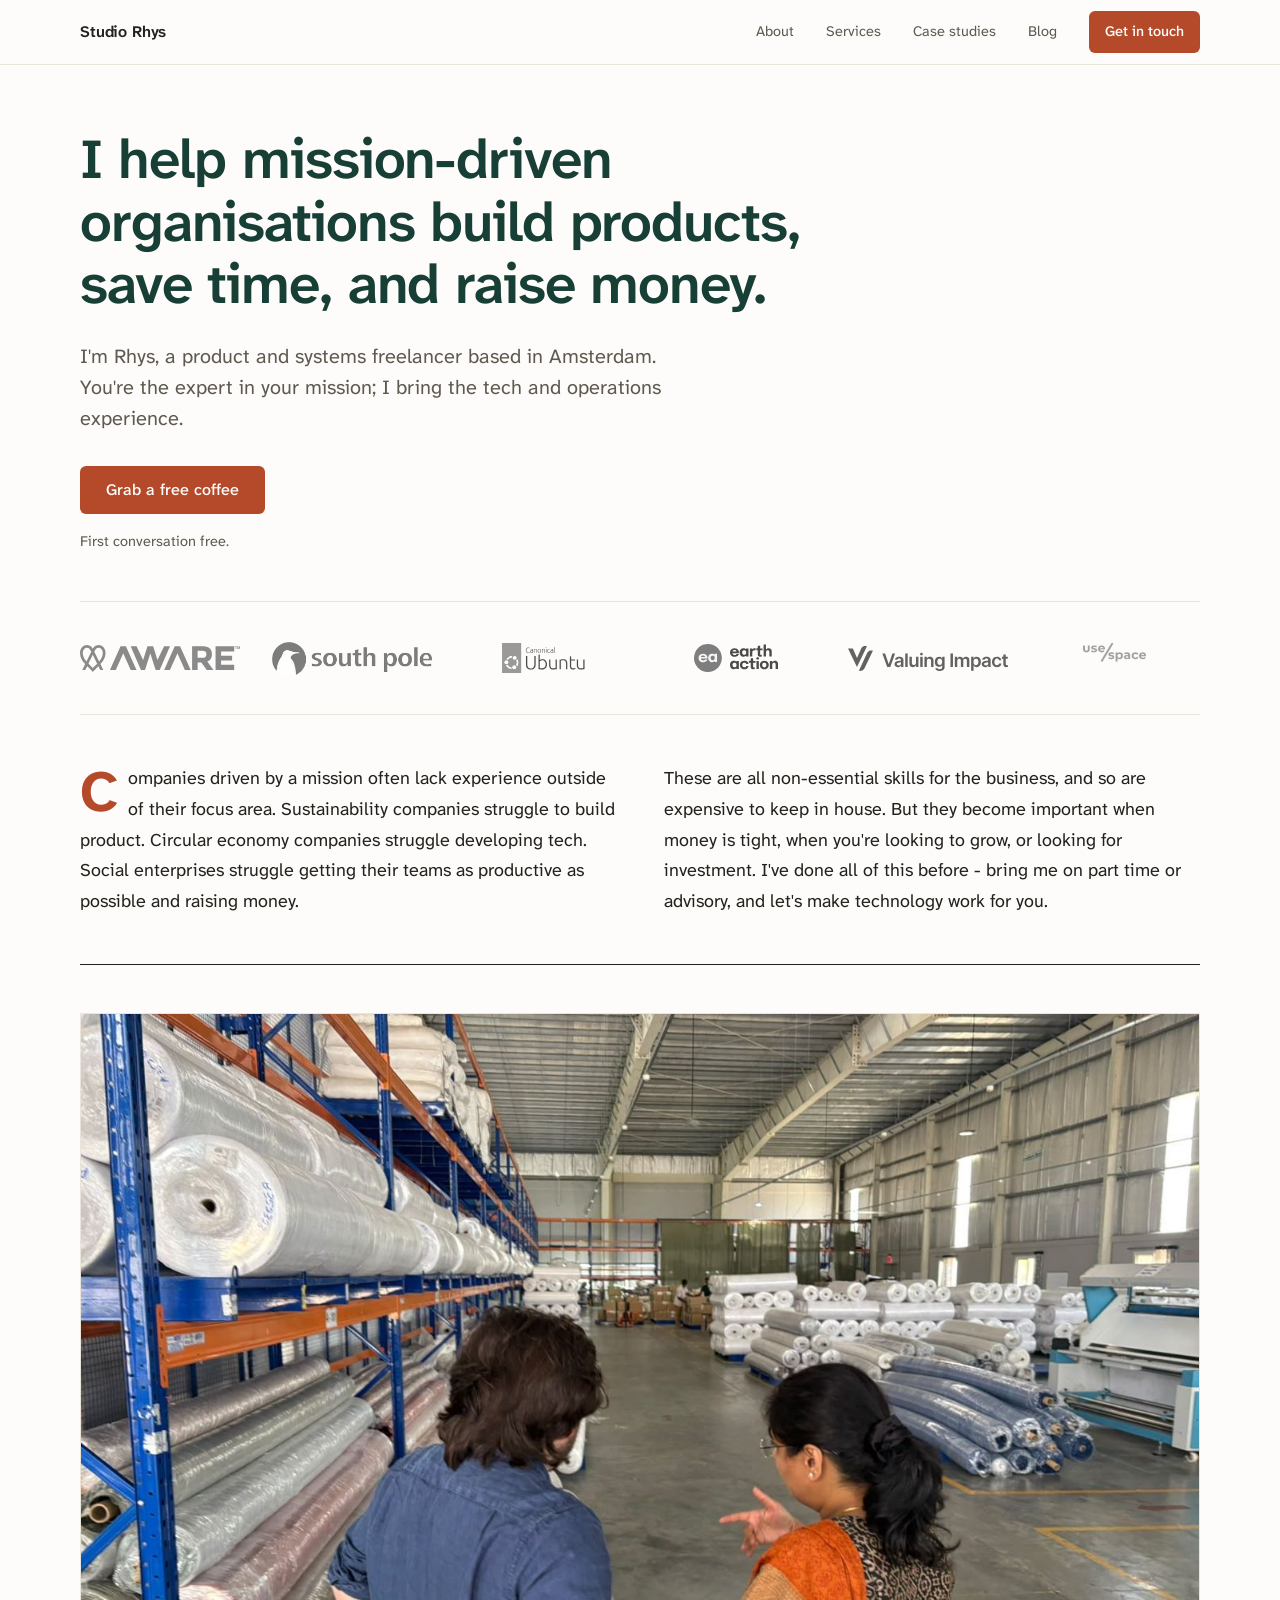
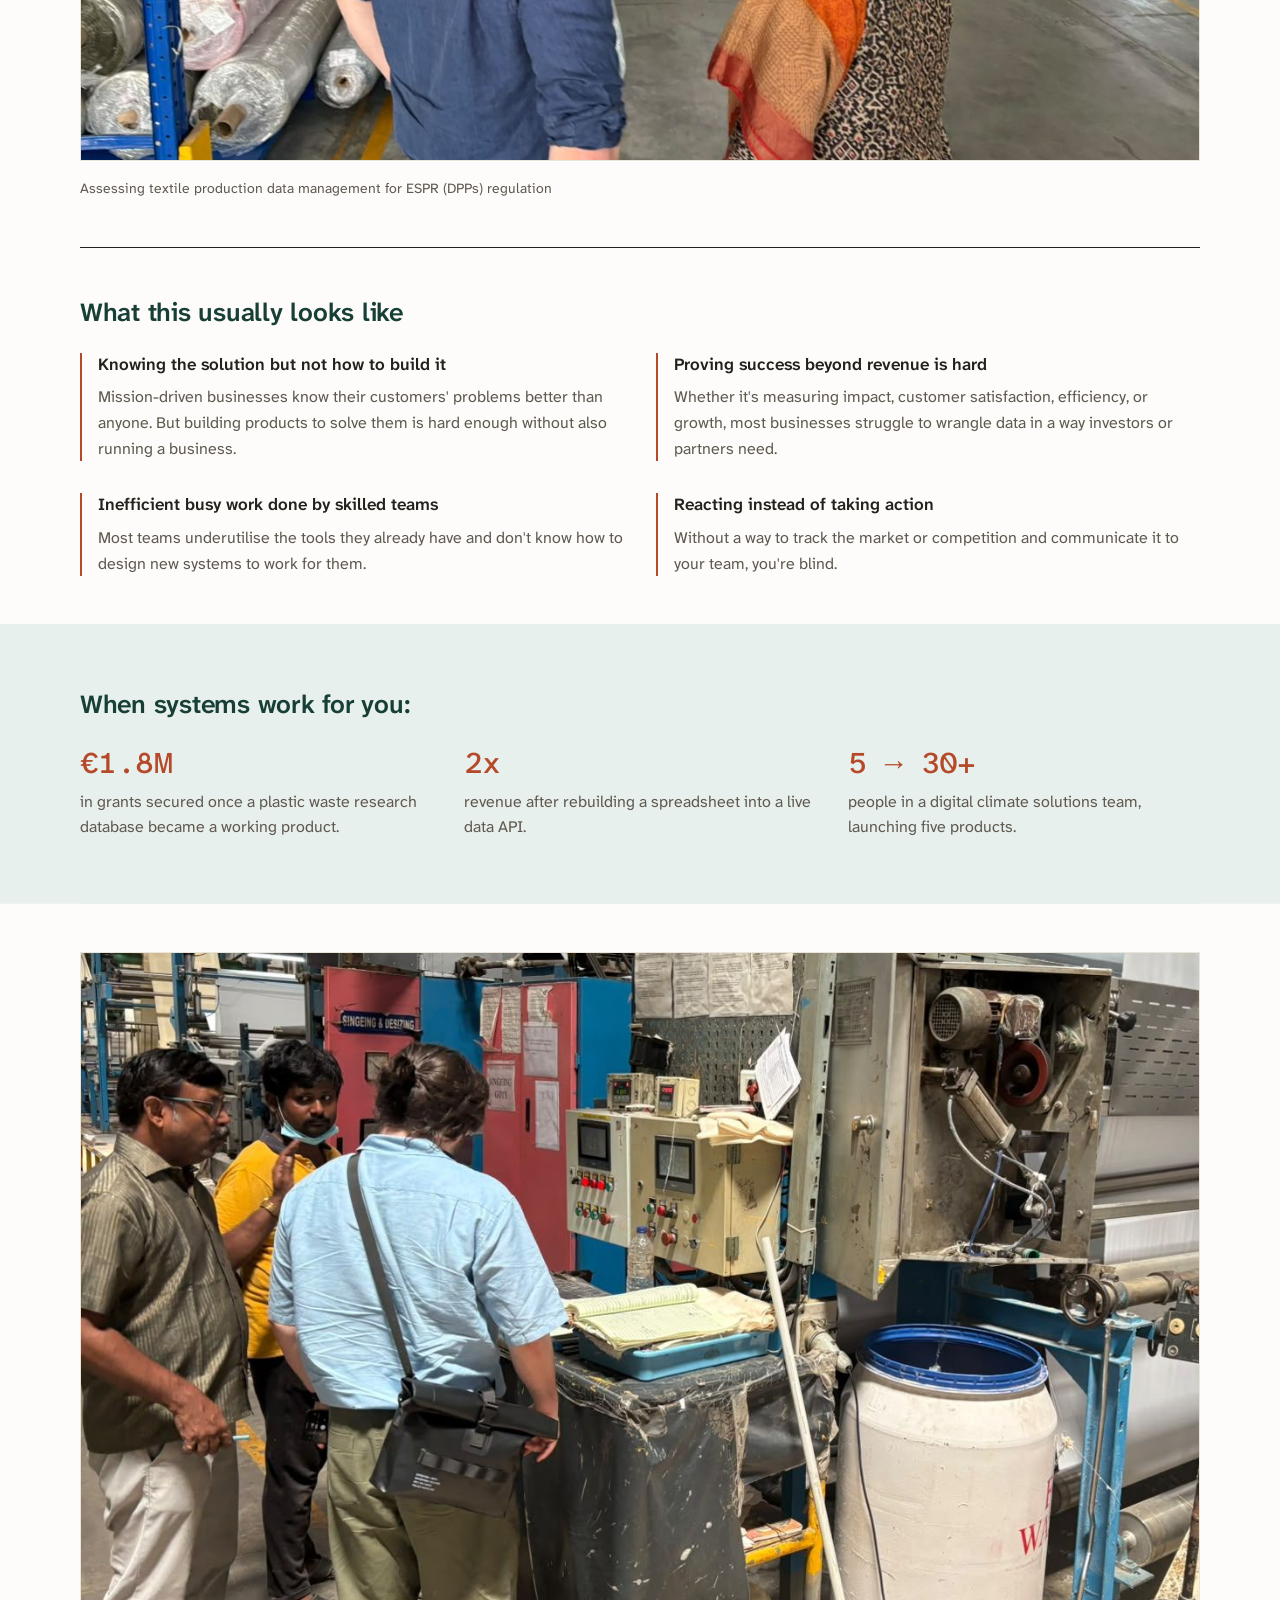
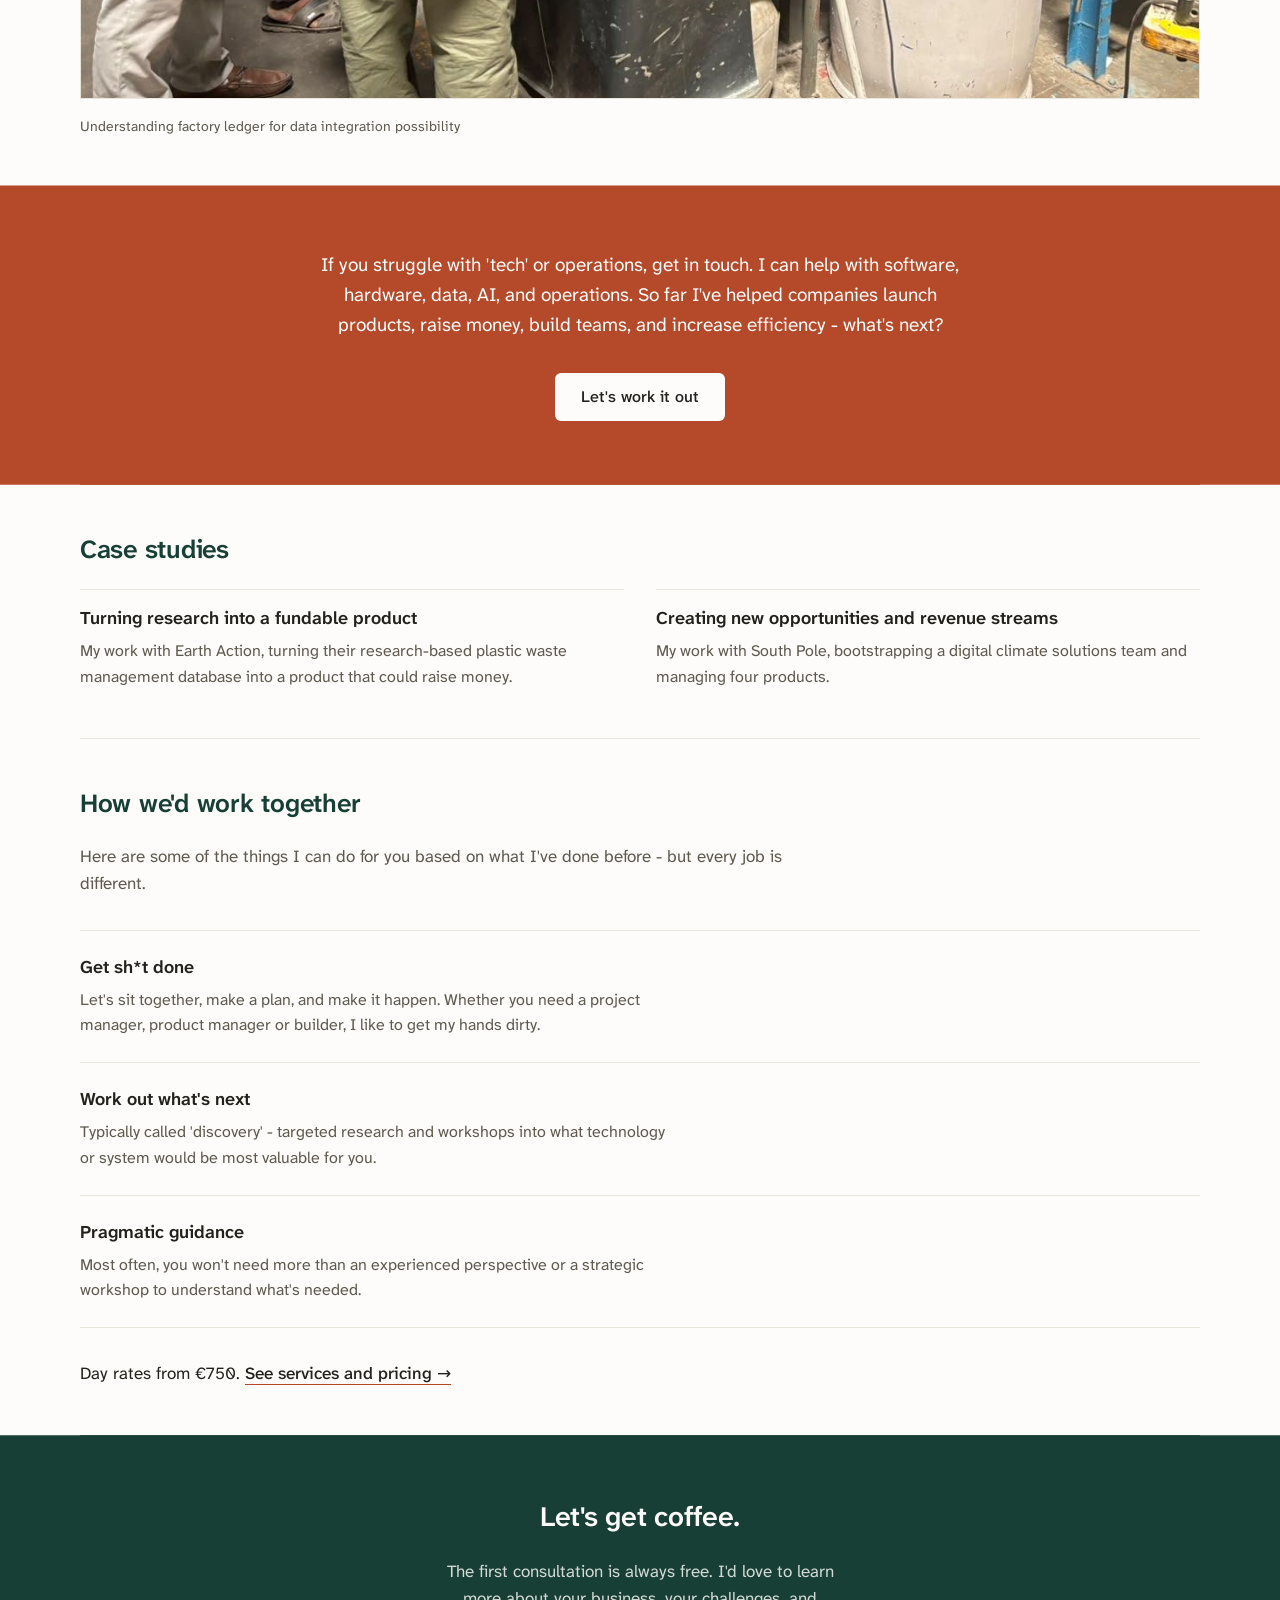
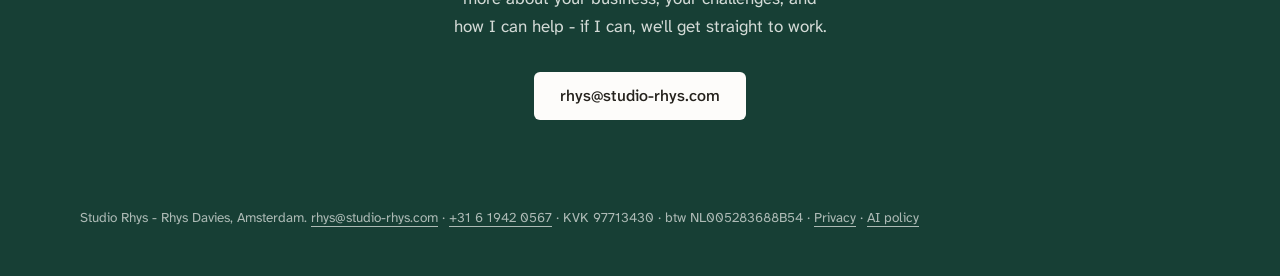
<file: index.html>
<!doctype html>
<html lang="en-GB">
<head>
<meta charset="UTF-8">
<meta name="viewport" content="width=device-width, initial-scale=1">
<title>Studio Rhys - product and systems for mission-driven organisations</title>
<meta name="description" content="I help mission-driven organisations build products, save time, and raise money. Rhys Davies, product and systems freelancer in Amsterdam.">
<link rel="canonical" href="https://studio-rhys.com/">
<link rel="icon" href="/favicon.ico" sizes="any">
<link rel="icon" type="image/png" sizes="32x32" href="/favicon-32.png">
<link rel="apple-touch-icon" href="/apple-touch-icon.png">
<link rel="manifest" href="/site.webmanifest">
<meta name="theme-color" content="#173F35">
<meta property="og:type" content="website">
<meta property="og:site_name" content="Studio Rhys">
<meta property="og:url" content="https://studio-rhys.com/">
<meta property="og:title" content="Studio Rhys - product and systems for mission-driven organisations">
<meta property="og:description" content="I help mission-driven organisations build products, save time, and raise money. Rhys Davies, product and systems freelancer in Amsterdam.">
<meta property="og:image" content="https://studio-rhys.com/og-image-v2.jpg">
<meta property="og:image:width" content="1200">
<meta property="og:image:height" content="627">
<meta property="og:image:alt" content="I help mission-driven organisations build products, save time, and raise money. Studio Rhys, with a photo of Rhys in a textile warehouse.">
<meta name="twitter:card" content="summary_large_image">
<link rel="preload" href="/fonts/atkinson-hyperlegible-next-latin-400-normal.woff2" as="font" type="font/woff2" crossorigin>
<link rel="preload" href="/fonts/atkinson-hyperlegible-next-latin-600-normal.woff2" as="font" type="font/woff2" crossorigin>
<link rel="stylesheet" href="/css/style.css?v=2">
</head>
<body>

<header class="navbar" id="navbar">
  <div class="inner">
    <a class="wordmark" href="/">Studio Rhys</a>
    <button class="menu-toggle" aria-expanded="false" aria-controls="nav-links" onclick="var n=document.getElementById('navbar');var o=n.classList.toggle('open');this.setAttribute('aria-expanded',o);this.textContent=o?'Close':'Menu';">Menu</button>
    <nav class="nav-links" id="nav-links">
      <a href="/about">About</a>
      <a href="/services">Services</a>
      <a href="/#case-studies">Case studies</a>
      <a href="https://rhysthedavies.com" target="_blank" rel="noopener">Blog</a>
      <a class="nav-cta" href="mailto:rhys@studio-rhys.com?subject=Coffee%20with%20Studio%20Rhys">Get in touch</a>
    </nav>
  </div>
</header>

<main class="inner" id="top">

  <section class="hero">
    <h1>I help mission-driven organisations build products, save time, and raise money.</h1>
    <p class="sub">I'm Rhys, a product and systems freelancer based in Amsterdam. You're the expert in your mission; I bring the tech and operations experience.</p>
    <p class="action"><a class="cta" href="mailto:rhys@studio-rhys.com?subject=Coffee%20with%20Studio%20Rhys">Grab a free coffee</a></p>
    <p class="cta-note">First conversation free.</p>
  </section>

  <section class="logos divided">
    <div class="logo-row">
      <div class="logo-slot"><img src="/images/logos/aware.svg" alt="AWARE" loading="lazy" decoding="async"></div>
      <div class="logo-slot"><img src="/images/logos/south-pole.png" alt="South Pole" loading="lazy" decoding="async"></div>
      <div class="logo-slot"><img src="/images/logos/canonical-ubuntu.svg" alt="Canonical Ubuntu" style="max-height:30px" loading="lazy" decoding="async"></div>
      <div class="logo-slot"><img src="/images/logos/earth-action.svg" alt="Earth Action" style="max-height:28px" loading="lazy" decoding="async"></div>
      <div class="logo-slot"><img src="/images/logos/valuing-impact.svg" alt="Valuing Impact" loading="lazy" decoding="async"></div>
      <div class="logo-slot"><img src="/images/logos/usespace.png" alt="UseSpace" style="max-height:30px" loading="lazy" decoding="async"></div>
    </div>
  </section>

  <section class="body-text divided">
    <p class="dropcap">Companies driven by a mission often lack experience outside of their focus area. Sustainability companies struggle to build product. Circular economy companies struggle developing tech. Social enterprises struggle getting their teams as productive as possible and raising money.</p>
    <p>These are all non-essential skills for the business, and so are expensive to keep in house. But they become important when money is tight, when you're looking to grow, or looking for investment. I've done all of this before - bring me on part time or advisory, and let's make technology work for you.</p>
  </section>

  <section class="plate-section">
    <div class="plate"><div class="plate-frame">
      <img src="/images/warehouse-1400.jpg" srcset="/images/warehouse-800.jpg 800w, /images/warehouse-1400.jpg 1400w" sizes="(min-width: 1168px) 1120px, calc(100vw - 48px)" width="1400" height="1050" alt="Rhys being walked through a textile warehouse, rows of fabric rolls on racking either side" loading="lazy" decoding="async">
    </div>
    <p class="photo-cap">Assessing textile production data management for ESPR (DPPs) regulation</p></div>
  </section>

  <section>
    <h2>What this usually looks like</h2>
    <div class="grid grid-2">
      <div class="finding"><h3>Knowing the solution but not how to build it</h3><p>Mission-driven businesses know their customers' problems better than anyone. But building products to solve them is hard enough without also running a business.</p></div>
      <div class="finding"><h3>Proving success beyond revenue is hard</h3><p>Whether it's measuring impact, customer satisfaction, efficiency, or growth, most businesses struggle to wrangle data in a way investors or partners need.</p></div>
      <div class="finding"><h3>Inefficient busy work done by skilled teams</h3><p>Most teams underutilise the tools they already have and don't know how to design new systems to work for them.</p></div>
      <div class="finding"><h3>Reacting instead of taking action</h3><p>Without a way to track the market or competition and communicate it to your team, you're blind.</p></div>
    </div>
  </section>

  <section class="divided band band-tint">
    <h2>When systems work for you:</h2>
    <div class="grid grid-3">
      <div class="track-item"><p class="fig">€1.8M</p><p>in grants secured once a plastic waste research database became a working product.</p></div>
      <div class="track-item"><p class="fig">2x</p><p>revenue after rebuilding a spreadsheet into a live data API.</p></div>
      <div class="track-item"><p class="fig">5 → 30+</p><p>people in a digital climate solutions team, launching five products.</p></div>
    </div>
  </section>

  <section class="plate-section">
    <div class="plate"><div class="plate-frame">
      <img src="/images/factory-ledger-1400.jpg" srcset="/images/factory-ledger-800.jpg 800w, /images/factory-ledger-1400.jpg 1280w" sizes="(min-width: 1168px) 1120px, calc(100vw - 48px)" width="1280" height="960" alt="Rhys with two machine operators at a finishing line control panel, a handwritten production log open on the bench" loading="lazy" decoding="async">
    </div>
    <p class="photo-cap">Understanding factory ledger for data integration possibility</p></div>
  </section>

  <section class="mid-cta centred band band-solid">
    <p>If you struggle with 'tech' or operations, get in touch. I can help with software, hardware, data, AI, and operations. So far I've helped companies launch products, raise money, build teams, and increase efficiency - what's next?</p>
    <p class="action"><a class="cta" href="mailto:rhys@studio-rhys.com?subject=Coffee%20with%20Studio%20Rhys">Let's work it out</a></p>
  </section>

  <section class="divided" id="case-studies">
    <h2>Case studies</h2>
    <div class="grid grid-2">
      <div class="work-card">
        <h3>Turning research into a fundable product</h3>
        <p>My work with Earth Action, turning their research-based plastic waste management database into a product that could raise money.</p>
      </div>
      <div class="work-card">
        <h3>Creating new opportunities and revenue streams</h3>
        <p>My work with South Pole, bootstrapping a digital climate solutions team and managing four products.</p>
      </div>
    </div>
    <!-- Read more link returns when the case studies page exists: <a class="text-link" href="/case-studies">Read more →</a> -->
  </section>

  <section class="divided" id="how-we-work">
    <h2>How we'd work together</h2>
    <p class="lede">Here are some of the things I can do for you based on what I've done before - but every job is different.</p>
    <div class="rows">
      <div class="term-row"><h3>Get sh*t done</h3><p>Let's sit together, make a plan, and make it happen. Whether you need a project manager, product manager or builder, I like to get my hands dirty.</p></div>
      <div class="term-row"><h3>Work out what's next</h3><p>Typically called 'discovery' - targeted research and workshops into what technology or system would be most valuable for you.</p></div>
      <div class="term-row"><h3>Pragmatic guidance</h3><p>Most often, you won't need more than an experienced perspective or a strategic workshop to understand what's needed.</p></div>
    </div>
    <p class="action">Day rates from €750. <a class="text-link" href="/services#ways-to-work">See services and pricing →</a></p>
  </section>

  <section class="close divided band band-dark">
    <h2>Let's get coffee.</h2>
    <p>The first consultation is always free. I'd love to learn more about your business, your challenges, and how I can help - if I can, we'll get straight to work.</p>
    <p class="action"><a class="cta" href="mailto:rhys@studio-rhys.com?subject=Coffee%20with%20Studio%20Rhys">rhys@studio-rhys.com</a></p>
  </section>
</main>

<footer>
  <div class="inner">Studio Rhys - Rhys Davies, Amsterdam. <a href="mailto:rhys@studio-rhys.com">rhys@studio-rhys.com</a> · <a href="tel:+31619420567">+31 6 1942 0567</a> · KVK 97713430 · btw NL005283688B54 · <a href="/privacy">Privacy</a> · <a href="/ai">AI policy</a></div>
</footer>
<!-- 100% privacy-first analytics -->
<script async src="https://scripts.simpleanalyticscdn.com/latest.js"></script>
</body>
</html>
</file>
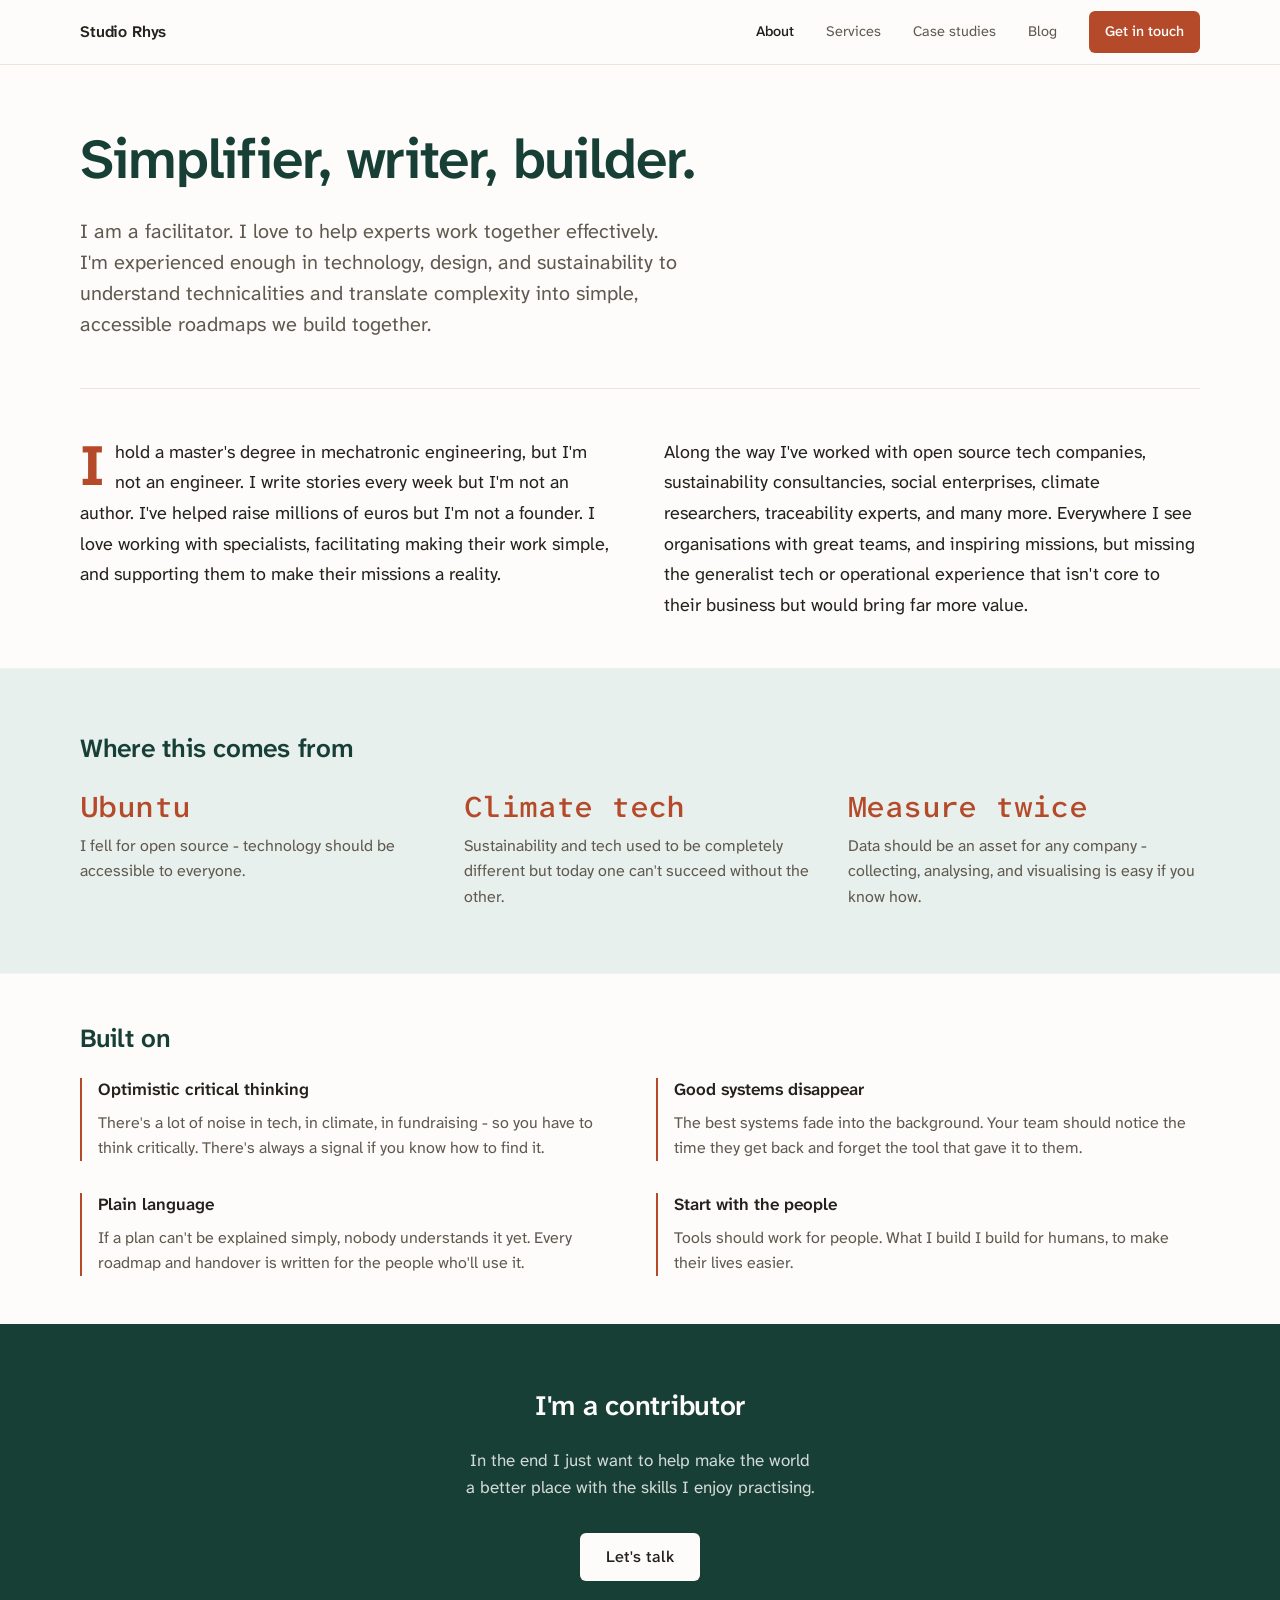
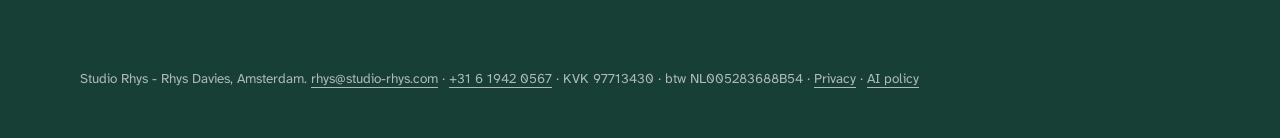
<file: about.html>
<!doctype html>
<html lang="en-GB">
<head>
<meta charset="UTF-8">
<meta name="viewport" content="width=device-width, initial-scale=1">
<title>About - Studio Rhys</title>
<meta name="description" content="Simplifier, writer, builder. Rhys Davies helps experts in mission-driven organisations work together and turn complexity into simple roadmaps.">
<link rel="canonical" href="https://studio-rhys.com/about">
<link rel="icon" href="/favicon.ico" sizes="any">
<link rel="icon" type="image/png" sizes="32x32" href="/favicon-32.png">
<link rel="apple-touch-icon" href="/apple-touch-icon.png">
<link rel="manifest" href="/site.webmanifest">
<meta name="theme-color" content="#173F35">
<meta property="og:type" content="website">
<meta property="og:site_name" content="Studio Rhys">
<meta property="og:url" content="https://studio-rhys.com/about">
<meta property="og:title" content="About - Studio Rhys">
<meta property="og:description" content="Simplifier, writer, builder. Rhys Davies helps experts in mission-driven organisations work together and turn complexity into simple roadmaps.">
<meta property="og:image" content="https://studio-rhys.com/og-image-v2.jpg">
<meta property="og:image:width" content="1200">
<meta property="og:image:height" content="627">
<meta property="og:image:alt" content="I help mission-driven organisations build products, save time, and raise money. Studio Rhys, with a photo of Rhys in a textile warehouse.">
<meta name="twitter:card" content="summary_large_image">
<link rel="preload" href="/fonts/atkinson-hyperlegible-next-latin-400-normal.woff2" as="font" type="font/woff2" crossorigin>
<link rel="preload" href="/fonts/atkinson-hyperlegible-next-latin-600-normal.woff2" as="font" type="font/woff2" crossorigin>
<link rel="stylesheet" href="/css/style.css?v=2">
</head>
<body>

<header class="navbar" id="navbar">
  <div class="inner">
    <a class="wordmark" href="/">Studio Rhys</a>
    <button class="menu-toggle" aria-expanded="false" aria-controls="nav-links" onclick="var n=document.getElementById('navbar');var o=n.classList.toggle('open');this.setAttribute('aria-expanded',o);this.textContent=o?'Close':'Menu';">Menu</button>
    <nav class="nav-links" id="nav-links">
      <a href="/about" aria-current="page">About</a>
      <a href="/services">Services</a>
      <a href="/#case-studies">Case studies</a>
      <a href="https://rhysthedavies.com" target="_blank" rel="noopener">Blog</a>
      <a class="nav-cta" href="mailto:rhys@studio-rhys.com?subject=Coffee%20with%20Studio%20Rhys">Get in touch</a>
    </nav>
  </div>
</header>

<main class="inner" id="top">

  <section class="hero">
    <h1>Simplifier, writer, builder.</h1>
    <p class="sub">I am a facilitator. I love to help experts work together effectively. I'm experienced enough in technology, design, and sustainability to understand technicalities and translate complexity into simple, accessible roadmaps we build together.</p>
  </section>

  <section class="body-text divided">
    <p class="dropcap">I hold a master's degree in mechatronic engineering, but I'm not an engineer. I write stories every week but I'm not an author. I've helped raise millions of euros but I'm not a founder. I love working with specialists, facilitating making their work simple, and supporting them to make their missions a reality.</p>
    <p>Along the way I've worked with open source tech companies, sustainability consultancies, social enterprises, climate researchers, traceability experts, and many more. Everywhere I see organisations with great teams, and inspiring missions, but missing the generalist tech or operational experience that isn't core to their business but would bring far more value.</p>
  </section>

  <section class="divided band band-tint">
    <h2>Where this comes from</h2>
    <div class="grid grid-3">
      <div class="track-item"><p class="fig">Ubuntu</p><p>I fell for open source - technology should be accessible to everyone.</p></div>
      <div class="track-item"><p class="fig">Climate tech</p><p>Sustainability and tech used to be completely different but today one can't succeed without the other.</p></div>
      <div class="track-item"><p class="fig">Measure twice</p><p>Data should be an asset for any company - collecting, analysing, and visualising is easy if you know how.</p></div>
    </div>
  </section>

  <section>
    <h2>Built on</h2>
    <div class="grid grid-2">
      <div class="finding"><h3>Optimistic critical thinking</h3><p>There's a lot of noise in tech, in climate, in fundraising - so you have to think critically. There's always a signal if you know how to find it.</p></div>
      <div class="finding"><h3>Good systems disappear</h3><p>The best systems fade into the background. Your team should notice the time they get back and forget the tool that gave it to them.</p></div>
      <div class="finding"><h3>Plain language</h3><p>If a plan can't be explained simply, nobody understands it yet. Every roadmap and handover is written for the people who'll use it.</p></div>
      <div class="finding"><h3>Start with the people</h3><p>Tools should work for people. What I build I build for humans, to make their lives easier.</p></div>
    </div>
  </section>

  <section class="close divided band band-dark">
    <h2>I'm a contributor</h2>
    <p>In the end I just want to help make the world a better place with the skills I enjoy practising.</p>
    <p class="action"><a class="cta" href="mailto:rhys@studio-rhys.com?subject=Coffee%20with%20Studio%20Rhys">Let's talk</a></p>
  </section>
</main>

<footer>
  <div class="inner">Studio Rhys - Rhys Davies, Amsterdam. <a href="mailto:rhys@studio-rhys.com">rhys@studio-rhys.com</a> · <a href="tel:+31619420567">+31 6 1942 0567</a> · KVK 97713430 · btw NL005283688B54 · <a href="/privacy">Privacy</a> · <a href="/ai">AI policy</a></div>
</footer>
<!-- 100% privacy-first analytics -->
<script async src="https://scripts.simpleanalyticscdn.com/latest.js"></script>
</body>
</html>
</file>
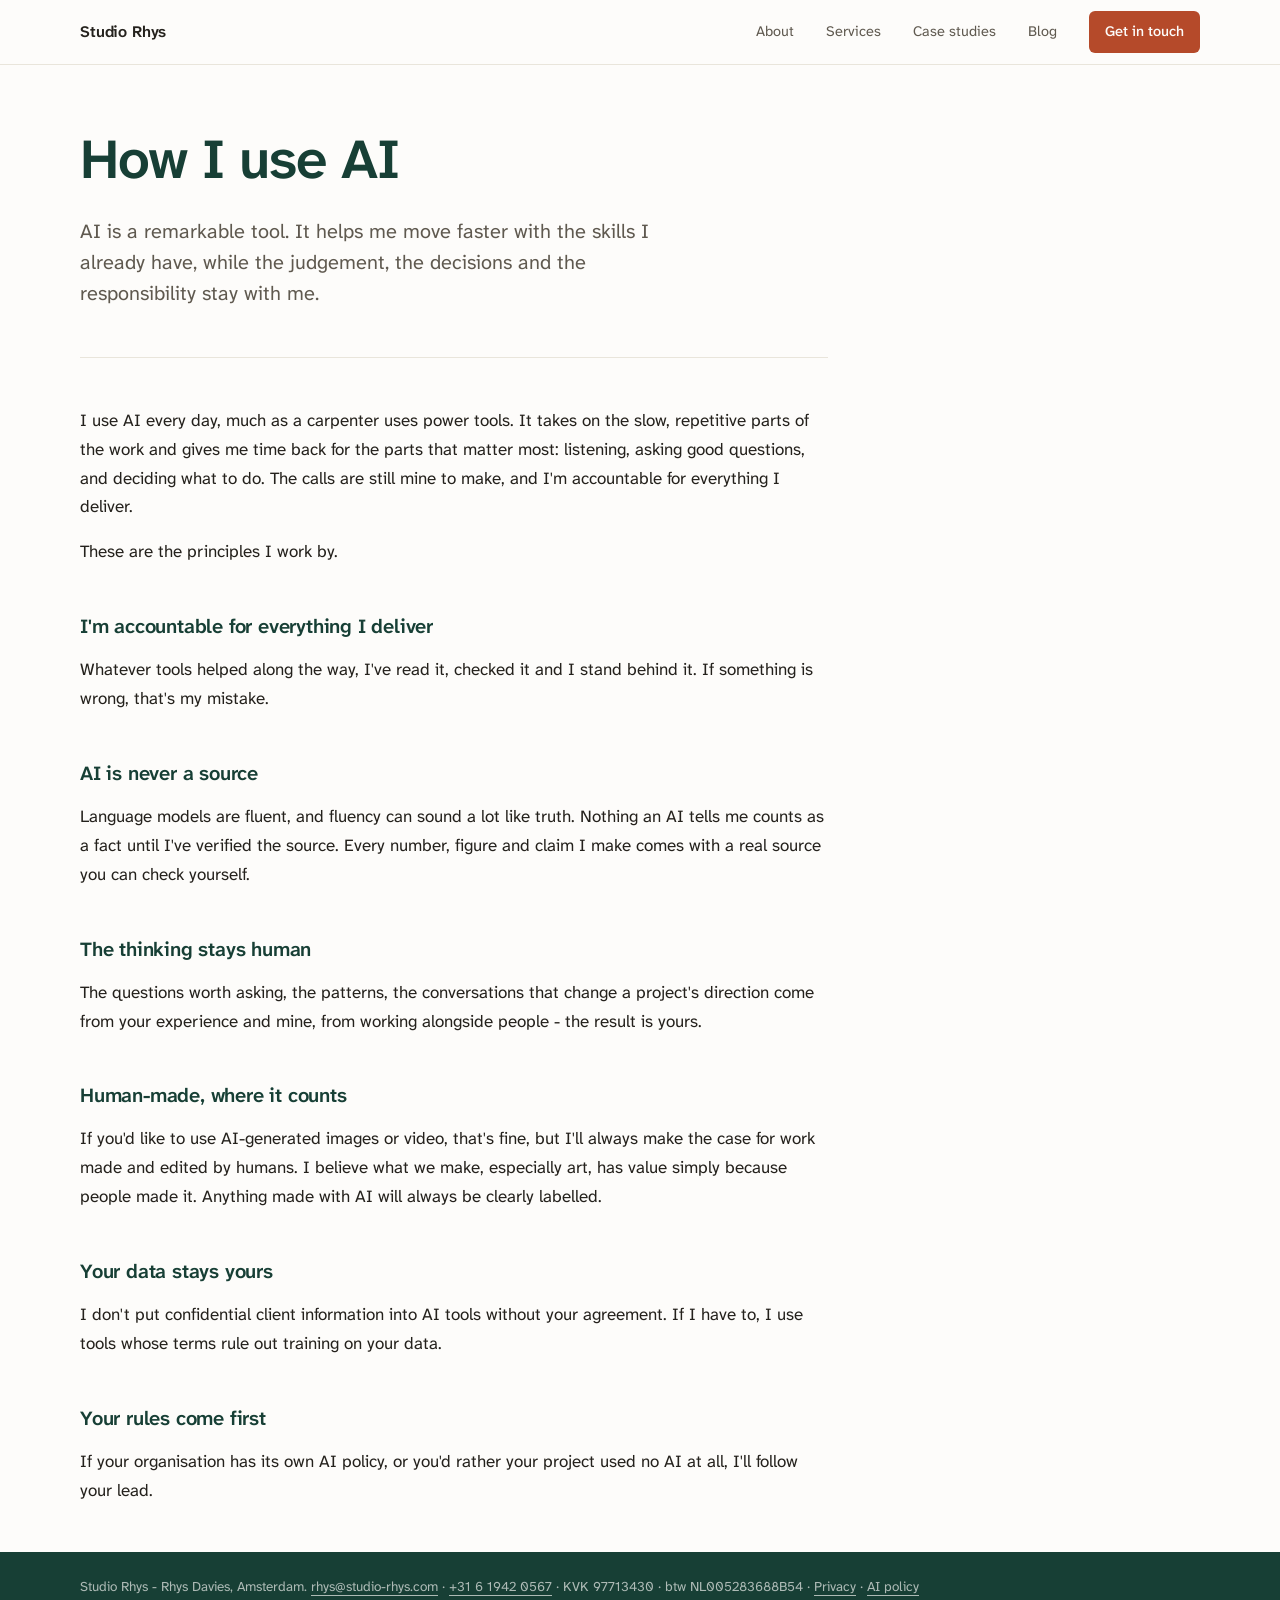
<file: ai.html>
<!doctype html>
<html lang="en-GB">
<head>
<meta charset="UTF-8">
<meta name="viewport" content="width=device-width, initial-scale=1">
<title>How I use AI - Studio Rhys</title>
<meta name="description" content="How Rhys Davies uses AI at Studio Rhys: a tool that speeds up the work, with human judgement, sources for every claim, and full accountability.">
<link rel="canonical" href="https://studio-rhys.com/ai">
<link rel="icon" href="/favicon.ico" sizes="any">
<link rel="icon" type="image/png" sizes="32x32" href="/favicon-32.png">
<link rel="apple-touch-icon" href="/apple-touch-icon.png">
<link rel="manifest" href="/site.webmanifest">
<meta name="theme-color" content="#173F35">
<meta property="og:type" content="website">
<meta property="og:site_name" content="Studio Rhys">
<meta property="og:url" content="https://studio-rhys.com/ai">
<meta property="og:title" content="How I use AI - Studio Rhys">
<meta property="og:description" content="How Rhys Davies uses AI at Studio Rhys: a tool that speeds up the work, with human judgement, sources for every claim, and full accountability.">
<meta property="og:image" content="https://studio-rhys.com/og-image-v2.jpg">
<meta property="og:image:width" content="1200">
<meta property="og:image:height" content="627">
<meta property="og:image:alt" content="I help mission-driven organisations build products, save time, and raise money. Studio Rhys, with a photo of Rhys in a textile warehouse.">
<meta name="twitter:card" content="summary_large_image">
<link rel="preload" href="/fonts/atkinson-hyperlegible-next-latin-400-normal.woff2" as="font" type="font/woff2" crossorigin>
<link rel="preload" href="/fonts/atkinson-hyperlegible-next-latin-600-normal.woff2" as="font" type="font/woff2" crossorigin>
<link rel="stylesheet" href="/css/style.css?v=2">
</head>
<body>

<header class="navbar" id="navbar">
  <div class="inner">
    <a class="wordmark" href="/">Studio Rhys</a>
    <button class="menu-toggle" aria-expanded="false" aria-controls="nav-links" onclick="var n=document.getElementById('navbar');var o=n.classList.toggle('open');this.setAttribute('aria-expanded',o);this.textContent=o?'Close':'Menu';">Menu</button>
    <nav class="nav-links" id="nav-links">
      <a href="/about">About</a>
      <a href="/services">Services</a>
      <a href="/#case-studies">Case studies</a>
      <a href="https://rhysthedavies.com" target="_blank" rel="noopener">Blog</a>
      <a class="nav-cta" href="mailto:rhys@studio-rhys.com?subject=Coffee%20with%20Studio%20Rhys">Get in touch</a>
    </nav>
  </div>
</header>

<main class="inner" id="top">

  <section class="hero">
    <h1>How I use AI</h1>
    <p class="sub">AI is a remarkable tool. It helps me move faster with the skills I already have, while the judgement, the decisions and the responsibility stay with me.</p>
  </section>

  <section class="policy divided">
    <p>I use AI every day, much as a carpenter uses power tools. It takes on the slow, repetitive parts of the work and gives me time back for the parts that matter most: listening, asking good questions, and deciding what to do. The calls are still mine to make, and I'm accountable for everything I deliver.</p>
    <p>These are the principles I work by.</p>

    <h2>I'm accountable for everything I deliver</h2>
    <p>Whatever tools helped along the way, I've read it, checked it and I stand behind it. If something is wrong, that's my mistake.</p>

    <h2>AI is never a source</h2>
    <p>Language models are fluent, and fluency can sound a lot like truth. Nothing an AI tells me counts as a fact until I've verified the source. Every number, figure and claim I make comes with a real source you can check yourself.</p>

    <h2>The thinking stays human</h2>
    <p>The questions worth asking, the patterns, the conversations that change a project's direction come from your experience and mine, from working alongside people - the result is yours.</p>

    <h2>Human-made, where it counts</h2>
    <p>If you'd like to use AI-generated images or video, that's fine, but I'll always make the case for work made and edited by humans. I believe what we make, especially art, has value simply because people made it. Anything made with AI will always be clearly labelled.</p>

    <h2>Your data stays yours</h2>
    <p>I don't put confidential client information into AI tools without your agreement. If I have to, I use tools whose terms rule out training on your data.</p>

    <h2>Your rules come first</h2>
    <p>If your organisation has its own AI policy, or you'd rather your project used no AI at all, I'll follow your lead.</p>
  </section>

</main>

<footer>
  <div class="inner">Studio Rhys - Rhys Davies, Amsterdam. <a href="mailto:rhys@studio-rhys.com">rhys@studio-rhys.com</a> · <a href="tel:+31619420567">+31 6 1942 0567</a> · KVK 97713430 · btw NL005283688B54 · <a href="/privacy">Privacy</a> · <a href="/ai">AI policy</a></div>
</footer>
<!-- 100% privacy-first analytics -->
<script async src="https://scripts.simpleanalyticscdn.com/latest.js"></script>
</body>
</html>
</file>
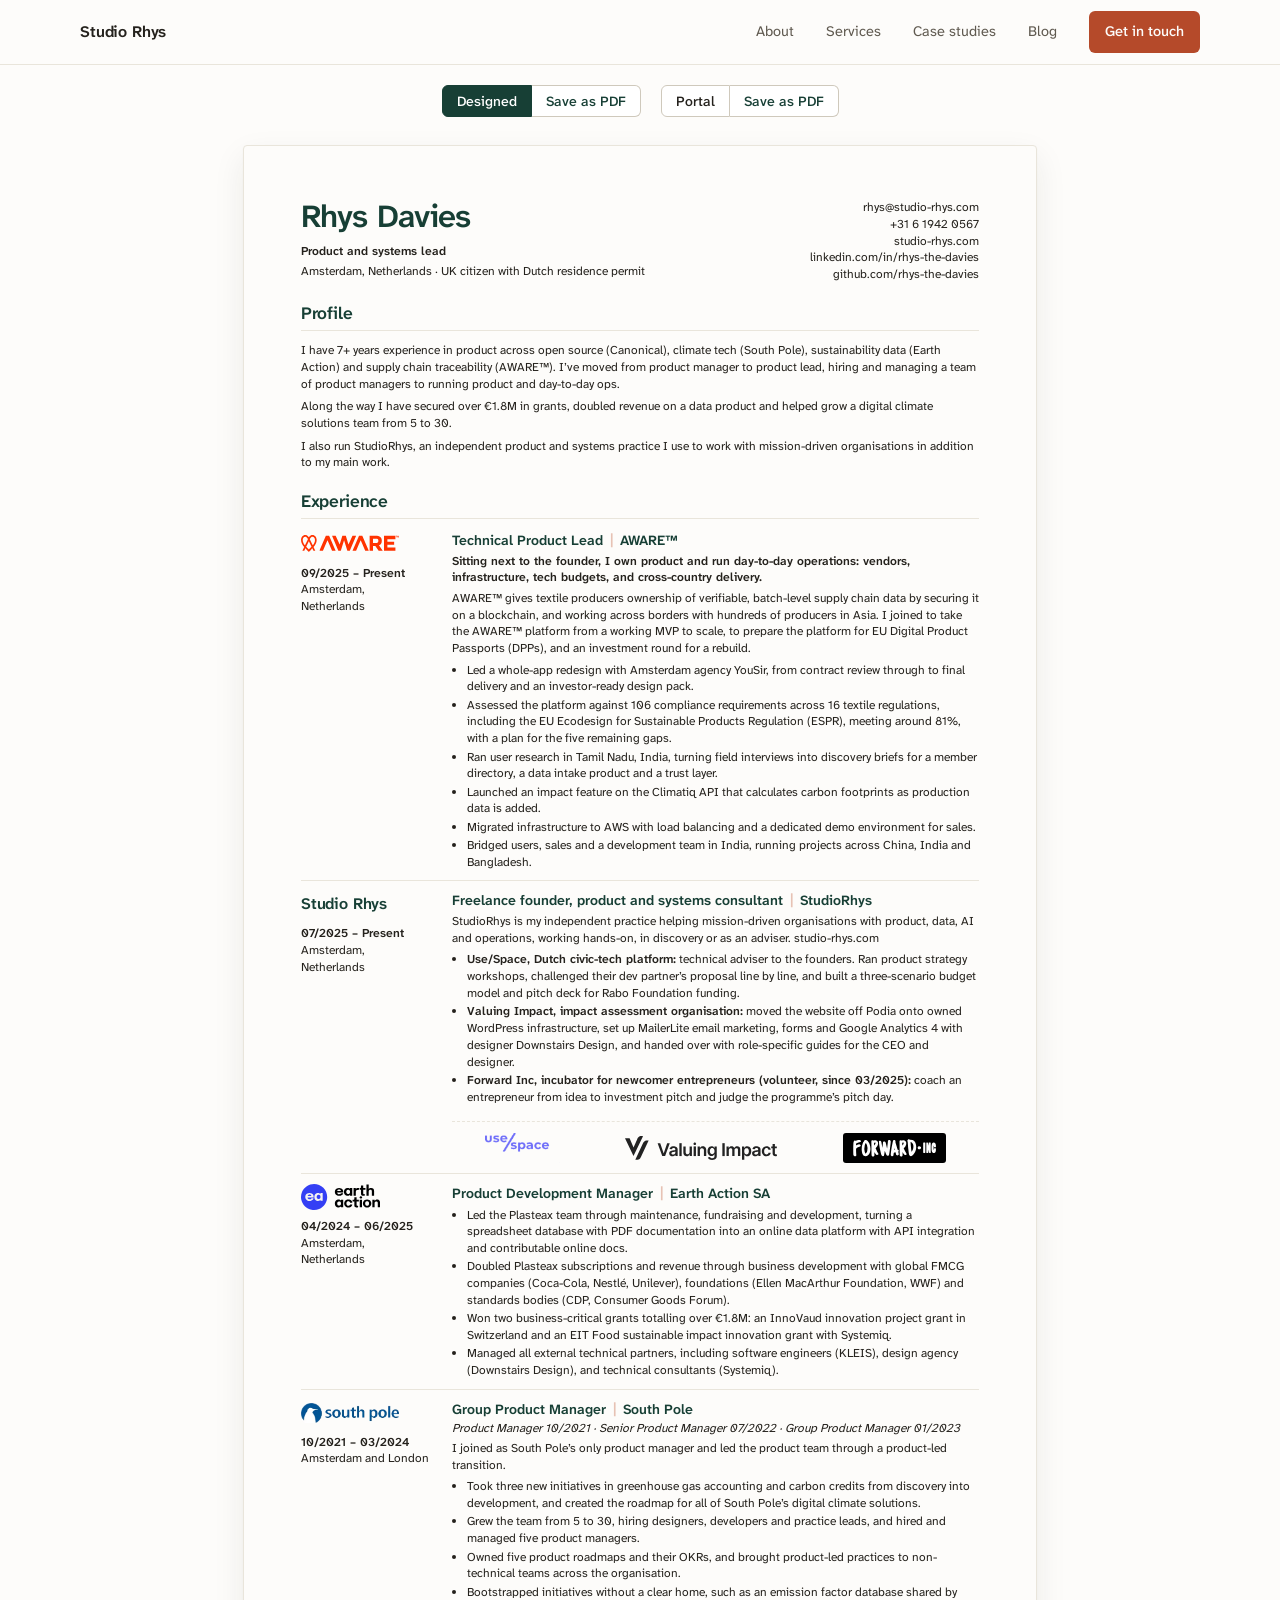
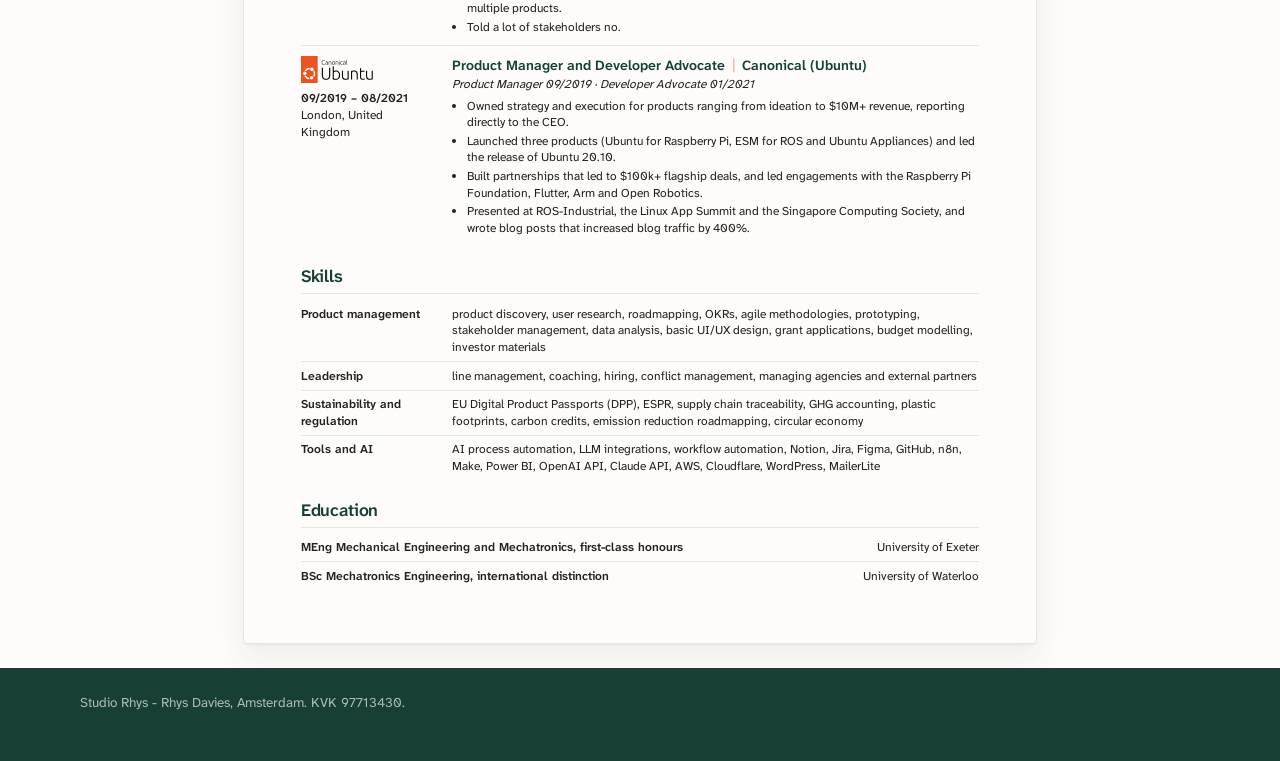
<file: cv.html>
<!doctype html>
<html lang="en-GB" data-mode="designed">
<head>
<meta charset="utf-8">
<meta name="viewport" content="width=device-width, initial-scale=1">
<title>Rhys Davies CV</title>
<meta name="description" content="Rhys Davies, product and systems lead in Amsterdam. Curriculum vitae.">
<meta name="robots" content="noindex, nofollow">
<meta property="og:title" content="Rhys Davies CV">
<meta property="og:description" content="Product and systems lead in Amsterdam.">
<meta property="og:image" content="https://studio-rhys.com/og-image-v2.jpg">
<meta property="og:url" content="https://studio-rhys.com/cv">
<meta name="twitter:card" content="summary_large_image">
<link rel="icon" href="/favicon.ico">
<style>
/* Fonts: Atkinson Hyperlegible Next, SIL Open Font License (see fonts/). Same files as studio-rhys.com. */
@font-face{ font-family:'Atkinson Hyperlegible Next'; font-weight:400; font-style:normal; src:url('/fonts/atkinson-hyperlegible-next-latin-400-normal.woff2') format('woff2'); }
@font-face{ font-family:'Atkinson Hyperlegible Next'; font-weight:500; font-style:normal; src:url('/fonts/atkinson-hyperlegible-next-latin-500-normal.woff2') format('woff2'); }
@font-face{ font-family:'Atkinson Hyperlegible Next'; font-weight:600; font-style:normal; src:url('/fonts/atkinson-hyperlegible-next-latin-600-normal.woff2') format('woff2'); }
@font-face{ font-family:'Atkinson Hyperlegible Next'; font-weight:700; font-style:normal; src:url('/fonts/atkinson-hyperlegible-next-latin-700-normal.woff2') format('woff2'); }

/* Tokens from the live studio-rhys.com/css/style.css */
:root{
  --paper:#fdfcfa;
  --rule:#e9e5db;
  --ink:#24211c;
  --ink-soft:#5f594f;
  --accent:#B54A2A;
  --accent-soft:#E7C2B4;
  --pine:#1B5E4F;
  --pine-deep:#173F35;
  --pine-tint:#E8F0ED;
  --sans:'Atkinson Hyperlegible Next', Arial, Helvetica, sans-serif;
}

*{ box-sizing:border-box; }
html{ background:var(--paper); }
body{
  margin:0;
  font-family:var(--sans);
  color:var(--ink);
  /* Ligatures off so parsers read "fi", "ff" and "ffi" as letters */
  font-variant-ligatures:none;
  font-feature-settings:"liga" 0, "clig" 0, "dlig" 0;
  -webkit-font-smoothing:antialiased;
}
h1, h2, h3, p, ul{ margin:0; padding:0; }
a{ color:inherit; text-decoration:none; }

/* Screen-only toolbar */
.toolbar{
  display:flex; gap:8px; justify-content:center; align-items:center; flex-wrap:wrap;
  padding:20px 16px 4px; background:transparent;
  font:500 14px/1 var(--sans);
}
.toolbar button{ font:inherit; cursor:pointer; padding:8px 14px; border-radius:6px; border:1px solid #cfc9bc; background:#fff; color:var(--ink); }
.toolbar button[aria-pressed="true"]{ background:var(--pine-deep); color:#fff; border-color:var(--pine-deep); }
.toolbar .group{ display:inline-flex; gap:0; }
.toolbar .group button:first-child{ border-radius:6px 0 0 6px; }
.toolbar .group .save{ border-radius:0 6px 6px 0; border-left:0; color:var(--pine-deep); }
.toolbar .group + .group{ margin-left:12px; }

/* Site navbar and footer, copied from studio-rhys.com/css/style.css. Screen only. */
.navbar{ position:sticky; top:0; z-index:10; background:var(--paper); border-bottom:1px solid var(--rule); font-size:16px; line-height:1.6; }
.navbar .inner, .site-footer .inner{ max-width:1168px; margin:0 auto; padding:0 24px; }
.navbar .inner{ display:flex; align-items:center; justify-content:space-between; height:64px; }
.wordmark{ font-weight:600; font-size:16px; letter-spacing:-0.01em; color:var(--ink); text-decoration:none; }
.nav-links{ display:flex; align-items:center; gap:32px; }
.nav-links a{ font-size:14.5px; color:var(--ink-soft); text-decoration:none; }
.nav-links a:hover{ color:var(--ink); }
.nav-links a.nav-cta{ color:var(--paper); background:var(--accent); padding:9px 16px; border-radius:6px; font-weight:500; }
.nav-links a.nav-cta:hover{ background:var(--ink); color:var(--paper); }
.menu-toggle{ display:none; }
@media (max-width:720px){
  .menu-toggle{ display:block; font:inherit; font-size:14.5px; font-weight:500; color:var(--ink); background:none; border:1px solid var(--rule); border-radius:6px; padding:7px 14px; cursor:pointer; }
  .nav-links{ display:none; position:absolute; top:64px; left:0; right:0; flex-direction:column; align-items:stretch; gap:0; background:var(--paper); border-bottom:1px solid var(--rule); padding:8px 24px 24px; }
  .navbar.open .nav-links{ display:flex; }
  .nav-links a{ padding:12px 0; border-top:1px solid var(--rule); font-size:16px; }
  .nav-links a:first-child{ border-top:none; }
  .nav-links a.nav-cta{ margin-top:16px; text-align:center; padding:13px 16px; border-top:none; }
}
.site-footer{ background:var(--pine-deep); font-size:13.5px; line-height:1.6; }
.site-footer .inner{ padding-top:24px; padding-bottom:48px; color:rgba(253,252,250,0.65); }
@media print{ .navbar, .site-footer{ display:none !important; } }

.page{
  width:210mm; min-height:297mm; margin:24px auto; background:#fff;
  border:1px solid var(--rule); border-radius:4px;
  box-shadow:0 1px 2px rgba(36,33,28,.04), 0 12px 32px rgba(36,33,28,.08);
}
@page{ size:A4; margin:14mm 15mm; }
html[data-mode="designed"]{ }
@page designed{ size:A4; margin:0; }
@media print{
  html, body{ background:#fff; }
  .toolbar{ display:none; }
  .page{ width:auto; min-height:0; margin:0; box-shadow:none; border:0; border-radius:0; padding:0 !important; background:transparent !important; }
}

/* ============ Designed version ============
   Four styles only: title, h1, h2, body. Everything else is body, bold or italic. */
[data-mode="designed"] .page{ padding:14mm 15mm; background:var(--paper); }
@media print{
  html[data-mode="designed"], html[data-mode="designed"] body{ background:var(--paper); -webkit-print-color-adjust:exact; print-color-adjust:exact; }
  html[data-mode="designed"] .page{ page:designed; padding:14mm 15mm !important; box-decoration-break:clone; -webkit-box-decoration-break:clone; }
}

/* Body */
[data-mode="designed"] body{ font-size:9pt; line-height:1.4; color:var(--ink); }
[data-mode="designed"] strong, [data-mode="designed"] b{ font-weight:600; }

/* Title */
[data-mode="designed"] .masthead h1{ font-size:24pt; font-weight:600; letter-spacing:-0.02em; line-height:1.1; color:var(--pine-deep); }
/* H1: section headings */
[data-mode="designed"] section > h2{ font-size:13pt; font-weight:600; letter-spacing:-0.01em; line-height:1.3; color:var(--pine-deep); }
/* H2: role headings */
[data-mode="designed"] .role h3{ font-size:10.5pt; font-weight:600; line-height:1.3; color:var(--pine-deep); }

/* Masthead */
[data-mode="designed"] .masthead{ display:grid; grid-template-columns:1fr auto; column-gap:8mm; align-items:start; }
[data-mode="designed"] .tagline{ grid-column:1; font-weight:600; margin-top:1.5mm; }
[data-mode="designed"] .status{ grid-column:1; }
[data-mode="designed"] .contact{ grid-column:2; grid-row:1 / span 3; list-style:none; text-align:right; }
[data-mode="designed"] .contact li{ display:block; }
[data-mode="designed"] .contact .sep{ display:none; }

/* Sections */
[data-mode="designed"] section{ margin-top:5mm; }
[data-mode="designed"] section > h2{ padding-bottom:1.5mm; margin-bottom:3mm; border-bottom:1px solid var(--rule); break-after:avoid; }
[data-mode="designed"] .profile p + p{ margin-top:1.5mm; }

/* Roles: logo and dates on the left; file order stays heading → dates → body */
[data-mode="designed"] .role{
  position:relative; padding:2.6mm 0 2.6mm 40mm; border-top:1px solid var(--rule);
}
[data-mode="designed"] .role.keep{ break-inside:avoid; }
[data-mode="designed"] .role:first-of-type{ border-top:0; padding-top:0; }
[data-mode="designed"] .role h3{ break-after:avoid; }
[data-mode="designed"] .role h3 .bar{ color:var(--accent-soft); padding:0 .2em; }
[data-mode="designed"] .role .meta{ position:absolute; left:0; top:2.6mm; width:34mm; }
[data-mode="designed"] .role:first-of-type .meta{ top:0; }
[data-mode="designed"] .role .meta .dates{ display:block; font-weight:600; }
[data-mode="designed"] .role .meta .sep{ display:none; }
[data-mode="designed"] .role .meta .place{ display:block; }

[data-mode="designed"] .role .scope{ margin-top:1mm; font-weight:600; }
[data-mode="designed"] .role .progression{ margin-top:.5mm; font-style:italic; }
[data-mode="designed"] .role .intro{ margin-top:1mm; break-inside:avoid; }
[data-mode="designed"] .role ul{ margin-top:1.2mm; padding-left:4mm; }
[data-mode="designed"] .role li{ margin-top:.4mm; break-inside:avoid; }
[data-mode="designed"] .role .client{ font-weight:600; }

/* Logos */
[data-mode="designed"] .role .meta .logo{ display:block; width:26mm; height:7mm; object-fit:contain; object-position:left center; margin-bottom:2mm; }
[data-mode="designed"] .role .meta .wordmark{ width:auto; height:auto; font-weight:600; line-height:7mm; color:var(--pine-deep); }
[data-mode="designed"] .role .clients{ display:flex; justify-content:space-around; align-items:center; margin-top:4mm; padding-top:3mm; border-top:1px dashed var(--rule); break-inside:avoid; }
[data-mode="designed"] .role .client-logo{ display:block; height:8mm; width:auto; max-width:40mm; object-fit:contain; }
[data-mode="designed"] .role .logo-on-dark{ background:#000; padding:1.6mm 2.6mm; height:8mm; border-radius:3px; }

/* Skills and education rows */
[data-mode="designed"] .rows{ list-style:none; }
[data-mode="designed"] .rows li{
  display:grid; grid-template-columns:34mm 1fr; column-gap:6mm;
  padding:1.4mm 0; border-top:1px solid var(--rule); break-inside:avoid;
}
[data-mode="designed"] .rows li:first-child{ border-top:0; padding-top:0; }
[data-mode="designed"] .rows .label{ font-weight:600; }
[data-mode="designed"] .rows .colon{ display:none; }
[data-mode="designed"] .education .rows li{ grid-template-columns:1fr auto; }

/* ============ Phones and tablets: the page reflows on screen, print is unaffected ============ */
@media screen and (max-width:820px){
  .page{ width:auto; min-height:0; margin:16px 16px 32px; padding:28px 22px 36px !important; }
  .toolbar{ padding-top:16px; }
  .toolbar .group + .group{ margin-left:0; }

  /* Screen type scale: title, h1, h2, body */
  [data-mode] body{ font-size:15px; line-height:1.55; }
  [data-mode] .masthead h1{ font-size:34px; line-height:1.1; }
  [data-mode] section > h2{ font-size:22px; line-height:1.3; }
  [data-mode] .role h3{ font-size:17px; line-height:1.35; }

  [data-mode="designed"] .masthead{ display:block; }
  [data-mode="designed"] .contact{ text-align:left; margin-top:14px; }
  [data-mode="designed"] .contact a{ color:var(--pine); }
  [data-mode="designed"] section{ margin-top:32px; }
  [data-mode="designed"] section > h2{ margin-bottom:16px; }

  /* Each role reads logo → dates → title → body */
  [data-mode="designed"] .role{ display:flex; flex-direction:column; padding:22px 0; }
  [data-mode="designed"] .role:first-of-type{ padding-top:0; }
  [data-mode="designed"] .role .meta{ order:-1; position:static; width:auto; margin:0 0 6px; }
  [data-mode="designed"] .role .meta .logo{ height:26px; width:auto; max-width:150px; margin-bottom:10px; }
  [data-mode="designed"] .role .meta .wordmark{ display:none; }
  [data-mode="designed"] .role .meta .dates, [data-mode="designed"] .role .meta .place{ display:inline; }
  [data-mode="designed"] .role .meta .sep{ display:inline; color:var(--rule); }
  [data-mode="designed"] .role .scope, [data-mode="designed"] .role .progression, [data-mode="designed"] .role .intro{ margin-top:6px; }
  [data-mode="designed"] .role ul{ margin-top:8px; padding-left:18px; }
  [data-mode="designed"] .role li{ margin-top:6px; }
  [data-mode="designed"] .role .clients{ flex-wrap:wrap; justify-content:flex-start; gap:14px 22px; margin-top:18px; padding-top:16px; }
  [data-mode="designed"] .role .client-logo{ height:24px; max-width:130px; }
  [data-mode="designed"] .role .logo-on-dark{ height:26px; padding:5px 8px; }

  [data-mode="designed"] .rows li, [data-mode="designed"] .education .rows li{ display:block; padding:10px 0; }
  [data-mode="designed"] .rows .label{ display:block; }

  [data-mode="portal"] .role{ margin-top:18px; }
}

/* ============ Portal version: plain, single column, same four styles ============ */
[data-mode="portal"] .page{ padding:14mm 16mm; }
[data-mode="portal"] body{ font-size:10pt; line-height:1.38; color:#000; }
[data-mode="portal"] .masthead h1{ font-size:18pt; font-weight:700; }
[data-mode="portal"] section > h2{ font-size:12.5pt; font-weight:700; border-bottom:1px solid #000; padding-bottom:1mm; margin-bottom:3mm; }
[data-mode="portal"] .role h3{ font-size:11pt; font-weight:700; }
[data-mode="portal"] .tagline{ font-weight:700; margin-top:1mm; }
[data-mode="portal"] .contact{ list-style:none; }
[data-mode="portal"] .contact li{ display:inline; }
[data-mode="portal"] section{ margin-top:5mm; }
[data-mode="portal"] .profile p + p{ margin-top:2mm; }
[data-mode="portal"] .logo, [data-mode="portal"] .clients{ display:none; }
[data-mode="portal"] .role{ margin-top:3.5mm; }
[data-mode="portal"] .role .scope{ font-weight:700; }
[data-mode="portal"] .role .progression{ font-style:italic; }
[data-mode="portal"] .role .intro{ margin-top:1mm; }
[data-mode="portal"] .role ul{ margin-top:1mm; padding-left:5mm; }
[data-mode="portal"] .role li{ margin-top:.5mm; }
[data-mode="portal"] .rows{ padding-left:5mm; }
[data-mode="portal"] .rows li{ margin-top:.8mm; }
[data-mode="portal"] .rows .label, [data-mode="portal"] .client{ font-weight:700; }
</style>
</head>
<body>

<header class="navbar" id="navbar">
  <div class="inner">
    <a class="wordmark" href="https://studio-rhys.com/">Studio Rhys</a>
    <button class="menu-toggle" aria-expanded="false" aria-controls="nav-links" onclick="var n=document.getElementById('navbar');var o=n.classList.toggle('open');this.setAttribute('aria-expanded',o);this.textContent=o?'Close':'Menu';">Menu</button>
    <nav class="nav-links" id="nav-links">
      <a href="https://studio-rhys.com/about">About</a>
      <a href="https://studio-rhys.com/services">Services</a>
      <a href="https://studio-rhys.com/#case-studies">Case studies</a>
      <a href="https://rhysthedavies.com" target="_blank" rel="noopener">Blog</a>
      <a class="nav-cta" href="mailto:rhys@studio-rhys.com?subject=Coffee%20with%20Studio%20Rhys">Get in touch</a>
    </nav>
  </div>
</header>

<div class="toolbar" role="toolbar" aria-label="CV version">
  <span class="group">
    <button type="button" data-set="designed" aria-pressed="true">Designed</button>
    <button type="button" class="save" data-save="designed">Save as PDF</button>
  </span>
  <span class="group">
    <button type="button" data-set="portal" aria-pressed="false">Portal</button>
    <button type="button" class="save" data-save="portal">Save as PDF</button>
  </span>
</div>

<main class="page">

  <header class="masthead">
    <h1>Rhys Davies</h1>
    <p class="tagline">Product and systems lead</p>
    <p class="status">Amsterdam, Netherlands · UK citizen with Dutch residence permit</p>
    <ul class="contact">
      <li><a href="mailto:rhys@studio-rhys.com">rhys@studio-rhys.com</a><span class="sep"> | </span></li>
      <li><a href="tel:+31619420567">+31 6 1942 0567</a><span class="sep"> | </span></li>
      <li><a href="https://studio-rhys.com">studio-rhys.com</a><span class="sep"> | </span></li>
      <li><a href="https://www.linkedin.com/in/rhys-the-davies">linkedin.com/in/rhys-the-davies</a><span class="sep"> | </span></li>
      <li><a href="https://github.com/rhys-the-davies">github.com/rhys-the-davies</a></li>
    </ul>
  </header>

  <section class="profile">
    <h2>Profile</h2>
    <p>I have 7+ years experience in product across open source (Canonical), climate tech (South Pole), sustainability data (Earth Action) and supply chain traceability (AWARE™). I’ve moved from product manager to product lead, hiring and managing a team of product managers to running product and day-to-day ops.</p>
    <p>Along the way I have secured over €1.8M in grants, doubled revenue on a data product and helped grow a digital climate solutions team from 5 to 30.</p>
    <p>I also run StudioRhys, an independent product and systems practice I use to work with mission-driven organisations in addition to my main work.</p>
  </section>

  <section class="experience">
    <h2>Experience</h2>

    <article class="role">
      <h3>Technical Product Lead<span class="bar"> | </span><span class="org">AWARE™</span></h3>
      <p class="meta"><img class="logo" src="/images/logos/aware.svg" alt=""><span class="dates">09/2025 – Present</span><span class="sep"> | </span><span class="place">Amsterdam, Netherlands</span></p>
      <div class="body">
        <p class="scope">Sitting next to the founder, I own product and run day-to-day operations: vendors, infrastructure, tech budgets, and cross-country delivery.</p>
        <p class="intro">AWARE™ gives textile producers ownership of verifiable, batch-level supply chain data by securing it on a blockchain, and working across borders with hundreds of producers in Asia. I joined to take the AWARE™ platform from a working MVP to scale, to prepare the platform for EU Digital Product Passports (DPPs), and an investment round for a rebuild.</p>
        <ul>
          <li>Led a whole-app redesign with Amsterdam agency YouSir, from contract review through to final delivery and an investor-ready design pack.</li>
          <li>Assessed the platform against 106 compliance requirements across 16 textile regulations, including the EU Ecodesign for Sustainable Products Regulation (ESPR), meeting around 81%, with a plan for the five remaining gaps.</li>
          <li>Ran user research in Tamil Nadu, India, turning field interviews into discovery briefs for a member directory, a data intake product and a trust layer.</li>
          <li>Launched an impact feature on the Climatiq API that calculates carbon footprints as production data is added.</li>
          <li>Migrated infrastructure to AWS with load balancing and a dedicated demo environment for sales.</li>
          <li>Bridged users, sales and a development team in India, running projects across China, India and Bangladesh.</li>
        </ul>
      </div>
    </article>

    <article class="role keep">
      <h3>Freelance founder, product and systems consultant<span class="bar"> | </span><span class="org">StudioRhys</span></h3>
      <p class="meta"><span class="logo wordmark" aria-hidden="true">Studio Rhys</span><span class="dates">07/2025 – Present</span><span class="sep"> | </span><span class="place">Amsterdam, Netherlands</span></p>
      <div class="body">
        <p class="intro">StudioRhys is my independent practice helping mission-driven organisations with product, data, AI and operations, working hands-on, in discovery or as an adviser. <a href="https://studio-rhys.com">studio-rhys.com</a></p>
        <ul>
          <li><span class="client">Use/Space, Dutch civic-tech platform:</span> technical adviser to the founders. Ran product strategy workshops, challenged their dev partner’s proposal line by line, and built a three-scenario budget model and pitch deck for Rabo Foundation funding.</li>
          <li><span class="client">Valuing Impact, impact assessment organisation:</span> moved the website off Podia onto owned WordPress infrastructure, set up MailerLite email marketing, forms and Google Analytics 4 with designer Downstairs Design, and handed over with role-specific guides for the CEO and designer.</li>
          <li><span class="client">Forward Inc, incubator for newcomer entrepreneurs (volunteer, since 03/2025):</span> coach an entrepreneur from idea to investment pitch and judge the programme’s pitch day.</li>
        </ul>
        <div class="clients" aria-hidden="true"><img class="logo client-logo" src="/images/logos/usespace.png" alt=""><img class="logo client-logo" src="/images/logos/valuing-impact.svg" alt=""><img class="logo client-logo logo-on-dark" src="/images/logos/forward-inc.svg" alt=""></div>
      </div>
    </article>

    <article class="role">
      <h3>Product Development Manager<span class="bar"> | </span><span class="org">Earth Action SA</span></h3>
      <p class="meta"><img class="logo" src="/images/logos/earth-action.svg" alt=""><span class="dates">04/2024 – 06/2025</span><span class="sep"> | </span><span class="place">Amsterdam, Netherlands</span></p>
      <div class="body">
        <ul>
          <li>Led the Plasteax team through maintenance, fundraising and development, turning a spreadsheet database with PDF documentation into an online data platform with API integration and contributable online docs.</li>
          <li>Doubled Plasteax subscriptions and revenue through business development with global FMCG companies (Coca-Cola, Nestlé, Unilever), foundations (Ellen MacArthur Foundation, WWF) and standards bodies (CDP, Consumer Goods Forum).</li>
          <li>Won two business-critical grants totalling over €1.8M: an InnoVaud innovation project grant in Switzerland and an EIT Food sustainable impact innovation grant with Systemiq.</li>
          <li>Managed all external technical partners, including software engineers (KLEIS), design agency (Downstairs Design), and technical consultants (Systemiq).</li>
        </ul>
      </div>
    </article>

    <article class="role">
      <h3>Group Product Manager<span class="bar"> | </span><span class="org">South Pole</span></h3>
      <p class="meta"><img class="logo" src="/images/logos/south-pole.png" alt=""><span class="dates">10/2021 – 03/2024</span><span class="sep"> | </span><span class="place">Amsterdam and London</span></p>
      <div class="body">
        <p class="progression">Product Manager 10/2021 · Senior Product Manager 07/2022 · Group Product Manager 01/2023</p>
        <p class="intro">I joined as South Pole’s only product manager and led the product team through a product-led transition.</p>
        <ul>
          <li>Took three new initiatives in greenhouse gas accounting and carbon credits from discovery into development, and created the roadmap for all of South Pole’s digital climate solutions.</li>
          <li>Grew the team from 5 to 30, hiring designers, developers and practice leads, and hired and managed five product managers.</li>
          <li>Owned five product roadmaps and their OKRs, and brought product-led practices to non-technical teams across the organisation.</li>
          <li>Bootstrapped initiatives without a clear home, such as an emission factor database shared by multiple products.</li>
          <li>Told a lot of stakeholders no.</li>
        </ul>
      </div>
    </article>

    <article class="role">
      <h3>Product Manager and Developer Advocate<span class="bar"> | </span><span class="org">Canonical (Ubuntu)</span></h3>
      <p class="meta"><img class="logo" src="/images/logos/canonical-ubuntu.svg" alt=""><span class="dates">09/2019 – 08/2021</span><span class="sep"> | </span><span class="place">London, United Kingdom</span></p>
      <div class="body">
        <p class="progression">Product Manager 09/2019 · Developer Advocate 01/2021</p>
        <ul>
          <li>Owned strategy and execution for products ranging from ideation to $10M+ revenue, reporting directly to the CEO.</li>
          <li>Launched three products (Ubuntu for Raspberry Pi, ESM for ROS and Ubuntu Appliances) and led the release of Ubuntu 20.10.</li>
          <li>Built partnerships that led to $100k+ flagship deals, and led engagements with the Raspberry Pi Foundation, Flutter, Arm and Open Robotics.</li>
          <li>Presented at ROS-Industrial, the Linux App Summit and the Singapore Computing Society, and wrote blog posts that increased blog traffic by 400%.</li>
        </ul>
      </div>
    </article>
  </section>

  <section class="skills">
    <h2>Skills</h2>
    <ul class="rows">
      <li><span class="label">Product management<span class="colon">:</span></span> <span>product discovery, user research, roadmapping, OKRs, agile methodologies, prototyping, stakeholder management, data analysis, basic UI/UX design, grant applications, budget modelling, investor materials</span></li>
      <li><span class="label">Leadership<span class="colon">:</span></span> <span>line management, coaching, hiring, conflict management, managing agencies and external partners</span></li>
      <li><span class="label">Sustainability and regulation<span class="colon">:</span></span> <span>EU Digital Product Passports (DPP), ESPR, supply chain traceability, GHG accounting, plastic footprints, carbon credits, emission reduction roadmapping, circular economy</span></li>
      <li><span class="label">Tools and AI<span class="colon">:</span></span> <span>AI process automation, LLM integrations, workflow automation, Notion, Jira, Figma, GitHub, n8n, Make, Power BI, OpenAI API, Claude API, AWS, Cloudflare, WordPress, MailerLite</span></li>
    </ul>
  </section>

  <section class="education">
    <h2>Education</h2>
    <ul class="rows">
      <li><span class="label">MEng Mechanical Engineering and Mechatronics, first-class honours<span class="colon"> |</span></span> <span>University of Exeter</span></li>
      <li><span class="label">BSc Mechatronics Engineering, international distinction<span class="colon"> |</span></span> <span>University of Waterloo</span></li>
    </ul>
  </section>

</main>

<footer class="site-footer">
  <div class="inner">Studio Rhys - Rhys Davies, Amsterdam. KVK 97713430.</div>
</footer>

<script>
  (function(){
    var root = document.documentElement;
    function set(mode){
      root.setAttribute('data-mode', mode);
      document.querySelectorAll('[data-set]').forEach(function(b){
        b.setAttribute('aria-pressed', String(b.getAttribute('data-set') === mode));
      });
      document.title = mode === 'portal' ? 'Rhys Davies CV (portal)' : 'Rhys Davies CV';
    }
    var q = new URLSearchParams(location.search).get('mode');
    set(q === 'portal' ? 'portal' : 'designed');
    document.querySelectorAll('[data-set]').forEach(function(b){
      b.addEventListener('click', function(){ set(b.getAttribute('data-set')); });
    });
    document.querySelectorAll('[data-save]').forEach(function(b){
      b.addEventListener('click', function(){
        set(b.getAttribute('data-save'));
        if (document.fonts && document.fonts.ready) { document.fonts.ready.then(function(){ window.print(); }); }
        else { window.print(); }
      });
    });
  })();
</script>
</body>
</html>
</file>
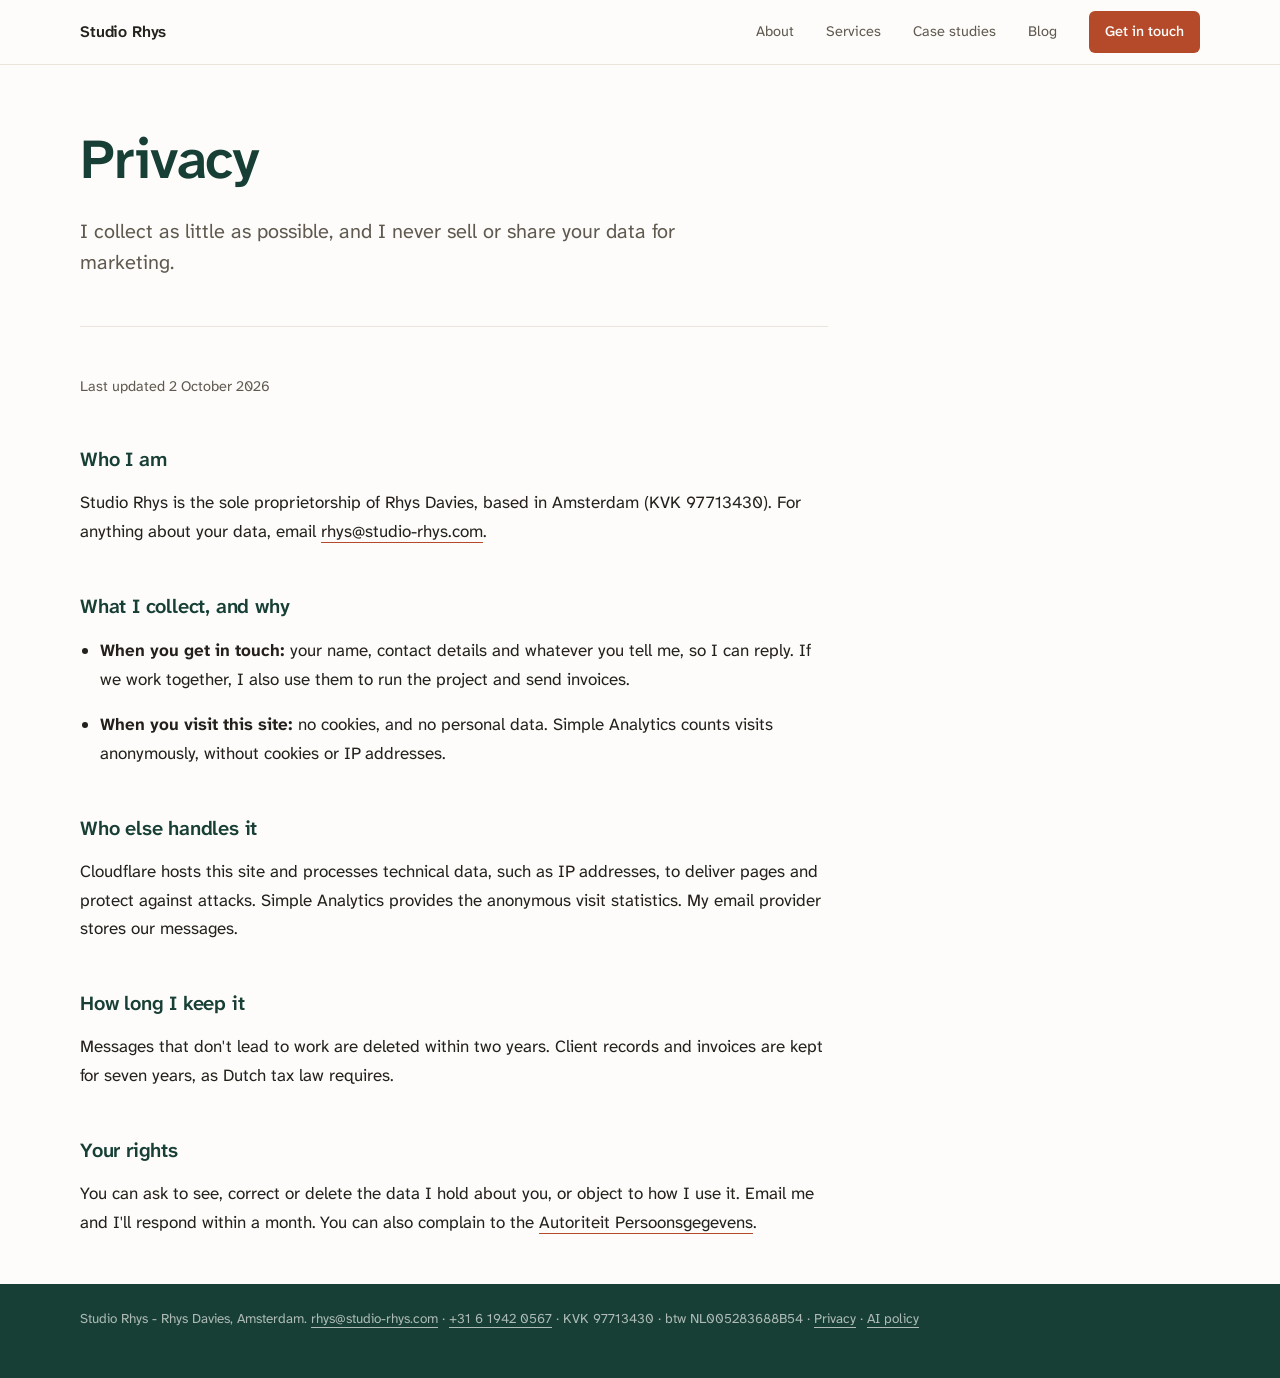
<file: privacy.html>
<!doctype html>
<html lang="en-GB">
<head>
<meta charset="UTF-8">
<meta name="viewport" content="width=device-width, initial-scale=1">
<title>Privacy - Studio Rhys</title>
<meta name="description" content="How Studio Rhys handles your data: as little as possible, never sold, and yours to see or delete.">
<link rel="canonical" href="https://studio-rhys.com/privacy">
<link rel="icon" href="/favicon.ico" sizes="any">
<link rel="icon" type="image/png" sizes="32x32" href="/favicon-32.png">
<link rel="apple-touch-icon" href="/apple-touch-icon.png">
<link rel="manifest" href="/site.webmanifest">
<meta name="theme-color" content="#173F35">
<meta property="og:type" content="website">
<meta property="og:site_name" content="Studio Rhys">
<meta property="og:url" content="https://studio-rhys.com/privacy">
<meta property="og:title" content="Privacy - Studio Rhys">
<meta property="og:description" content="How Studio Rhys handles your data: as little as possible, never sold, and yours to see or delete.">
<meta property="og:image" content="https://studio-rhys.com/og-image-v2.jpg">
<meta property="og:image:width" content="1200">
<meta property="og:image:height" content="627">
<meta property="og:image:alt" content="I help mission-driven organisations build products, save time, and raise money. Studio Rhys, with a photo of Rhys in a textile warehouse.">
<meta name="twitter:card" content="summary_large_image">
<link rel="preload" href="/fonts/atkinson-hyperlegible-next-latin-400-normal.woff2" as="font" type="font/woff2" crossorigin>
<link rel="preload" href="/fonts/atkinson-hyperlegible-next-latin-600-normal.woff2" as="font" type="font/woff2" crossorigin>
<link rel="stylesheet" href="/css/style.css?v=2">
</head>
<body>

<header class="navbar" id="navbar">
  <div class="inner">
    <a class="wordmark" href="/">Studio Rhys</a>
    <button class="menu-toggle" aria-expanded="false" aria-controls="nav-links" onclick="var n=document.getElementById('navbar');var o=n.classList.toggle('open');this.setAttribute('aria-expanded',o);this.textContent=o?'Close':'Menu';">Menu</button>
    <nav class="nav-links" id="nav-links">
      <a href="/about">About</a>
      <a href="/services">Services</a>
      <a href="/#case-studies">Case studies</a>
      <a href="https://rhysthedavies.com" target="_blank" rel="noopener">Blog</a>
      <a class="nav-cta" href="mailto:rhys@studio-rhys.com?subject=Coffee%20with%20Studio%20Rhys">Get in touch</a>
    </nav>
  </div>
</header>

<main class="inner" id="top">

  <section class="hero">
    <h1>Privacy</h1>
    <p class="sub">I collect as little as possible, and I never sell or share your data for marketing.</p>
  </section>

  <section class="policy divided">
    <p class="updated">Last updated 2 October 2026</p>

    <h2>Who I am</h2>
    <p>Studio Rhys is the sole proprietorship of Rhys Davies, based in Amsterdam (KVK 97713430). For anything about your data, email <a href="mailto:rhys@studio-rhys.com">rhys@studio-rhys.com</a>.</p>

    <h2>What I collect, and why</h2>
    <ul>
      <li><strong>When you get in touch:</strong> your name, contact details and whatever you tell me, so I can reply. If we work together, I also use them to run the project and send invoices.</li>
      <li><strong>When you visit this site:</strong> no cookies, and no personal data. Simple Analytics counts visits anonymously, without cookies or IP addresses.</li>
    </ul>

    <h2>Who else handles it</h2>
    <p>Cloudflare hosts this site and processes technical data, such as IP addresses, to deliver pages and protect against attacks. Simple Analytics provides the anonymous visit statistics. My email provider stores our messages.</p>

    <h2>How long I keep it</h2>
    <p>Messages that don't lead to work are deleted within two years. Client records and invoices are kept for seven years, as Dutch tax law requires.</p>

    <h2>Your rights</h2>
    <p>You can ask to see, correct or delete the data I hold about you, or object to how I use it. Email me and I'll respond within a month. You can also complain to the <a href="https://autoriteitpersoonsgegevens.nl" target="_blank" rel="noopener">Autoriteit Persoonsgegevens</a>.</p>
  </section>

</main>

<footer>
  <div class="inner">Studio Rhys - Rhys Davies, Amsterdam. <a href="mailto:rhys@studio-rhys.com">rhys@studio-rhys.com</a> · <a href="tel:+31619420567">+31 6 1942 0567</a> · KVK 97713430 · btw NL005283688B54 · <a href="/privacy">Privacy</a> · <a href="/ai">AI policy</a></div>
</footer>
<!-- 100% privacy-first analytics -->
<script async src="https://scripts.simpleanalyticscdn.com/latest.js"></script>
</body>
</html>
</file>
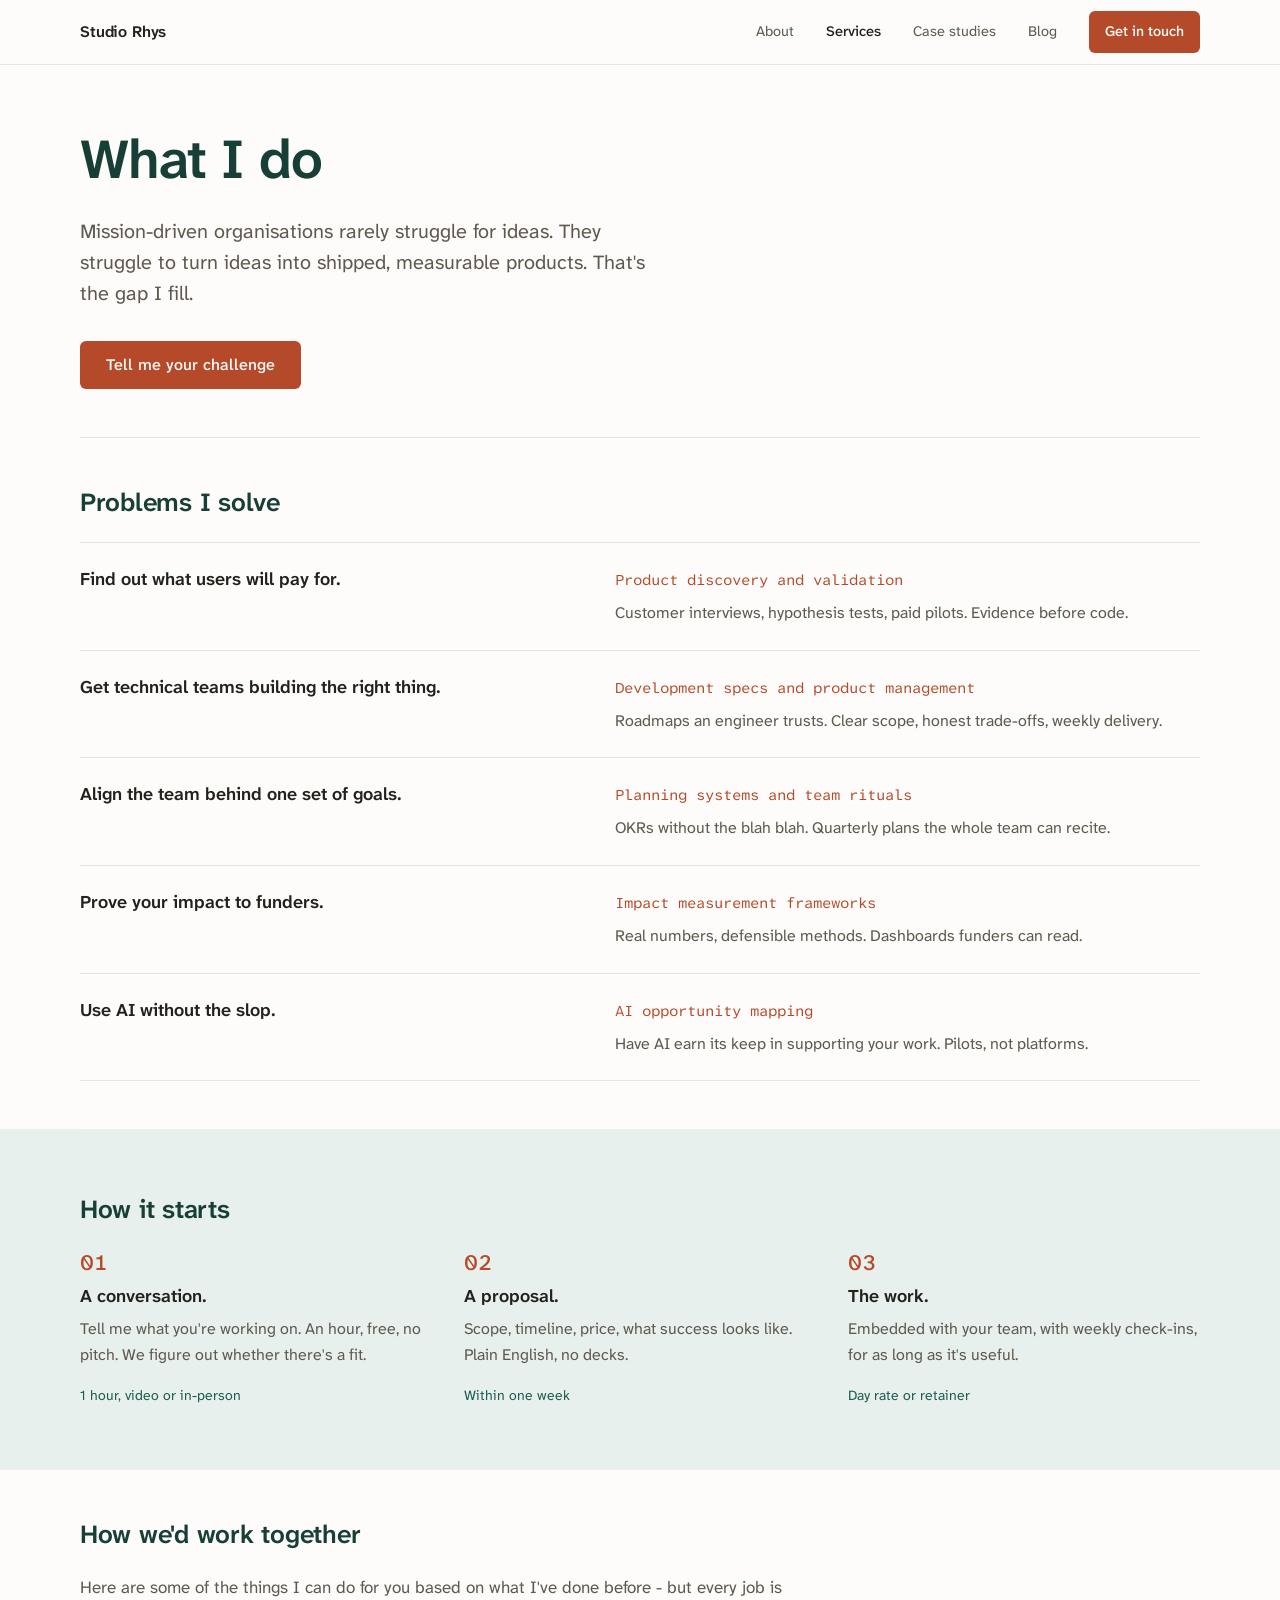
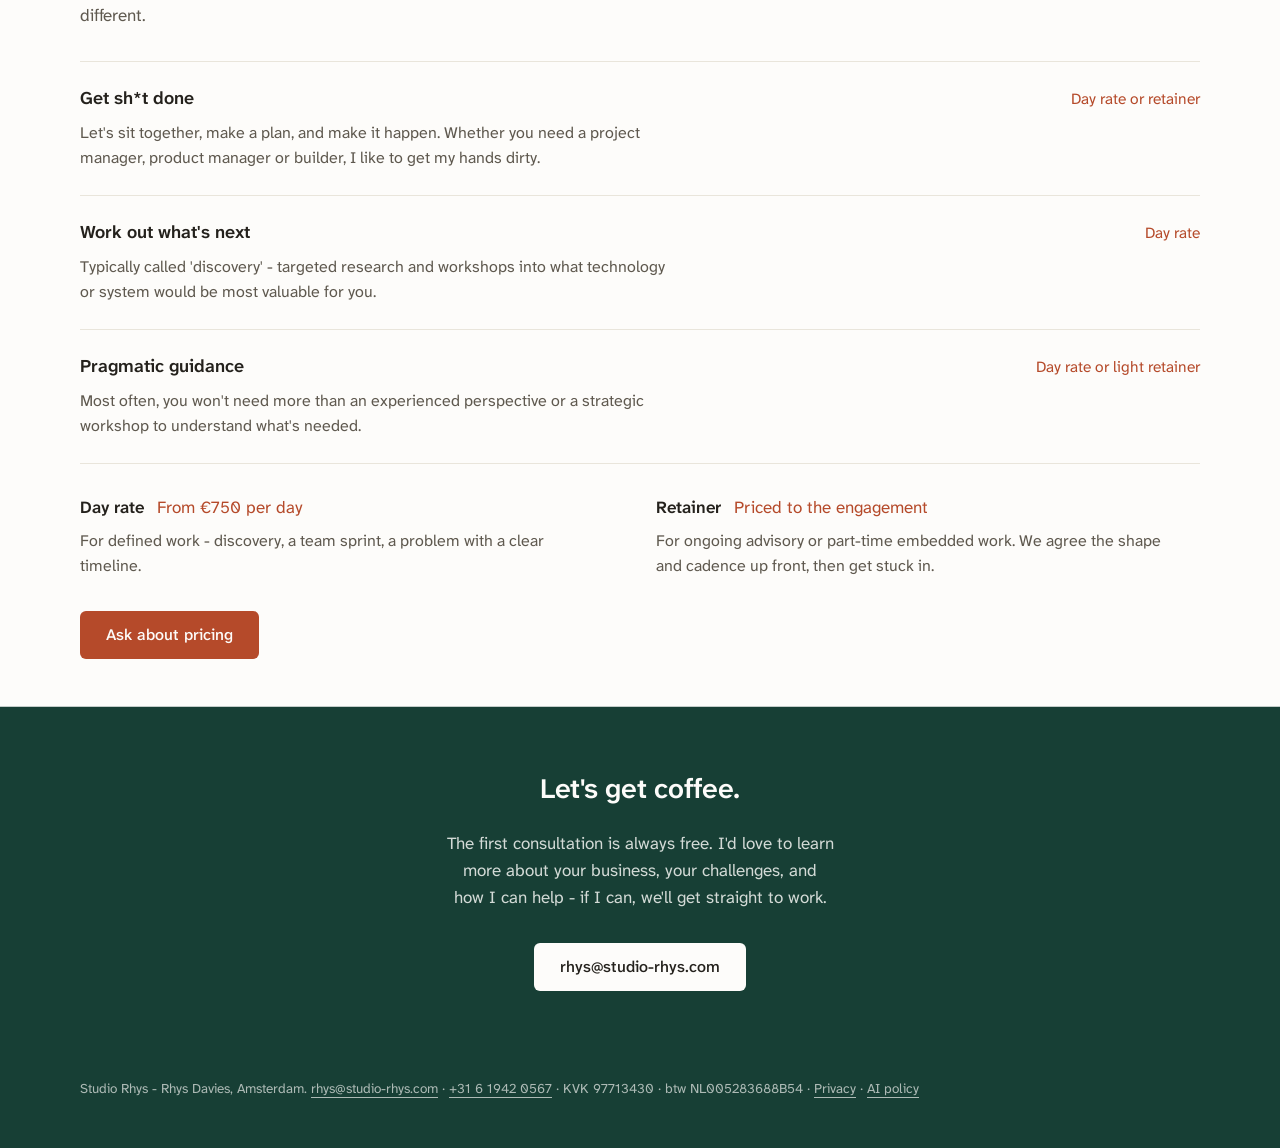
<file: services.html>
<!doctype html>
<html lang="en-GB">
<head>
<meta charset="UTF-8">
<meta name="viewport" content="width=device-width, initial-scale=1">
<title>Services - Studio Rhys</title>
<meta name="description" content="Product discovery, delivery, planning, impact measurement and AI for mission-driven organisations. Day rates from €750.">
<link rel="canonical" href="https://studio-rhys.com/services">
<link rel="icon" href="/favicon.ico" sizes="any">
<link rel="icon" type="image/png" sizes="32x32" href="/favicon-32.png">
<link rel="apple-touch-icon" href="/apple-touch-icon.png">
<link rel="manifest" href="/site.webmanifest">
<meta name="theme-color" content="#173F35">
<meta property="og:type" content="website">
<meta property="og:site_name" content="Studio Rhys">
<meta property="og:url" content="https://studio-rhys.com/services">
<meta property="og:title" content="Services - Studio Rhys">
<meta property="og:description" content="Product discovery, delivery, planning, impact measurement and AI for mission-driven organisations. Day rates from €750.">
<meta property="og:image" content="https://studio-rhys.com/og-image-v2.jpg">
<meta property="og:image:width" content="1200">
<meta property="og:image:height" content="627">
<meta property="og:image:alt" content="I help mission-driven organisations build products, save time, and raise money. Studio Rhys, with a photo of Rhys in a textile warehouse.">
<meta name="twitter:card" content="summary_large_image">
<link rel="preload" href="/fonts/atkinson-hyperlegible-next-latin-400-normal.woff2" as="font" type="font/woff2" crossorigin>
<link rel="preload" href="/fonts/atkinson-hyperlegible-next-latin-600-normal.woff2" as="font" type="font/woff2" crossorigin>
<link rel="stylesheet" href="/css/style.css?v=2">
</head>
<body>

<header class="navbar" id="navbar">
  <div class="inner">
    <a class="wordmark" href="/">Studio Rhys</a>
    <button class="menu-toggle" aria-expanded="false" aria-controls="nav-links" onclick="var n=document.getElementById('navbar');var o=n.classList.toggle('open');this.setAttribute('aria-expanded',o);this.textContent=o?'Close':'Menu';">Menu</button>
    <nav class="nav-links" id="nav-links">
      <a href="/about">About</a>
      <a href="/services" aria-current="page">Services</a>
      <a href="/#case-studies">Case studies</a>
      <a href="https://rhysthedavies.com" target="_blank" rel="noopener">Blog</a>
      <a class="nav-cta" href="mailto:rhys@studio-rhys.com?subject=Coffee%20with%20Studio%20Rhys">Get in touch</a>
    </nav>
  </div>
</header>

<main class="inner" id="top">
  <section class="hero">
    <h1>What I do</h1>
    <p class="sub">Mission-driven organisations rarely struggle for ideas. They struggle to turn ideas into shipped, measurable products. That's the gap I fill.</p>
    <p class="action"><a class="cta" href="mailto:rhys@studio-rhys.com?subject=Coffee%20with%20Studio%20Rhys">Tell me your challenge</a></p>
  </section>

  <section class="divided">
    <h2>Problems I solve</h2>
    <div class="rows service-list">
      <div class="service"><h3>Find out what users will pay for.</h3><div><p class="label">Product discovery and validation</p><p>Customer interviews, hypothesis tests, paid pilots. Evidence before code.</p></div></div>
      <div class="service"><h3>Get technical teams building the right thing.</h3><div><p class="label">Development specs and product management</p><p>Roadmaps an engineer trusts. Clear scope, honest trade-offs, weekly delivery.</p></div></div>
      <div class="service"><h3>Align the team behind one set of goals.</h3><div><p class="label">Planning systems and team rituals</p><p>OKRs without the blah blah. Quarterly plans the whole team can recite.</p></div></div>
      <div class="service"><h3>Prove your impact to funders.</h3><div><p class="label">Impact measurement frameworks</p><p>Real numbers, defensible methods. Dashboards funders can read.</p></div></div>
      <div class="service"><h3>Use AI without the slop.</h3><div><p class="label">AI opportunity mapping</p><p>Have AI earn its keep in supporting your work. Pilots, not platforms.</p></div></div>
    </div>
  </section>

  <section class="divided band band-tint">
    <h2>How it starts</h2>
    <div class="grid grid-3">
      <div class="track-item step"><p class="fig">01</p><h3>A conversation.</h3><p>Tell me what you're working on. An hour, free, no pitch. We figure out whether there's a fit.</p><p class="meta">1 hour, video or in-person</p></div>
      <div class="track-item step"><p class="fig">02</p><h3>A proposal.</h3><p>Scope, timeline, price, what success looks like. Plain English, no decks.</p><p class="meta">Within one week</p></div>
      <div class="track-item step"><p class="fig">03</p><h3>The work.</h3><p>Embedded with your team, with weekly check-ins, for as long as it's useful.</p><p class="meta">Day rate or retainer</p></div>
    </div>
  </section>

  <section id="ways-to-work">
    <h2>How we'd work together</h2>
    <p class="lede">Here are some of the things I can do for you based on what I've done before - but every job is different.</p>
    <div class="rows">
      <div class="term-row"><div class="rate-head"><h3>Get sh*t done</h3><span class="amount words">Day rate or retainer</span></div><p>Let's sit together, make a plan, and make it happen. Whether you need a project manager, product manager or builder, I like to get my hands dirty.</p></div>
      <div class="term-row"><div class="rate-head"><h3>Work out what's next</h3><span class="amount words">Day rate</span></div><p>Typically called 'discovery' - targeted research and workshops into what technology or system would be most valuable for you.</p></div>
      <div class="term-row"><div class="rate-head"><h3>Pragmatic guidance</h3><span class="amount words">Day rate or light retainer</span></div><p>Most often, you won't need more than an experienced perspective or a strategic workshop to understand what's needed.</p></div>
    </div>
    <div class="grid grid-2 pricing">
      <div><h3>Day rate <span class="price">From €750 per day</span></h3><p>For defined work - discovery, a team sprint, a problem with a clear timeline.</p></div>
      <div><h3>Retainer <span class="price">Priced to the engagement</span></h3><p>For ongoing advisory or part-time embedded work. We agree the shape and cadence up front, then get stuck in.</p></div>
    </div>
    <p class="action"><a class="cta" href="mailto:rhys@studio-rhys.com?subject=Coffee%20with%20Studio%20Rhys">Ask about pricing</a></p>
  </section>


  <section class="close divided band band-dark">
    <h2>Let's get coffee.</h2>
    <p>The first consultation is always free. I'd love to learn more about your business, your challenges, and how I can help - if I can, we'll get straight to work.</p>
    <p class="action"><a class="cta" href="mailto:rhys@studio-rhys.com?subject=Coffee%20with%20Studio%20Rhys">rhys@studio-rhys.com</a></p>
  </section>
</main>

<footer>
  <div class="inner">Studio Rhys - Rhys Davies, Amsterdam. <a href="mailto:rhys@studio-rhys.com">rhys@studio-rhys.com</a> · <a href="tel:+31619420567">+31 6 1942 0567</a> · KVK 97713430 · btw NL005283688B54 · <a href="/privacy">Privacy</a> · <a href="/ai">AI policy</a></div>
</footer>
<!-- 100% privacy-first analytics -->
<script async src="https://scripts.simpleanalyticscdn.com/latest.js"></script>
</body>
</html>
</file>
<file: css/style.css>
/* Studio Rhys - shared styles. Fonts are self-hosted (SIL Open Font License, see /fonts). */
@font-face{ font-family:'Atkinson Hyperlegible Next'; font-style:normal; font-weight:400; font-display:swap; src:url('/fonts/atkinson-hyperlegible-next-latin-400-normal.woff2') format('woff2'); }
@font-face{ font-family:'Atkinson Hyperlegible Next'; font-style:normal; font-weight:500; font-display:swap; src:url('/fonts/atkinson-hyperlegible-next-latin-500-normal.woff2') format('woff2'); }
@font-face{ font-family:'Atkinson Hyperlegible Next'; font-style:normal; font-weight:600; font-display:swap; src:url('/fonts/atkinson-hyperlegible-next-latin-600-normal.woff2') format('woff2'); }
@font-face{ font-family:'Atkinson Hyperlegible Next'; font-style:normal; font-weight:700; font-display:swap; src:url('/fonts/atkinson-hyperlegible-next-latin-700-normal.woff2') format('woff2'); }
@font-face{ font-family:'Atkinson Hyperlegible Mono'; font-style:normal; font-weight:400; font-display:swap; src:url('/fonts/atkinson-hyperlegible-mono-latin-400-normal.woff2') format('woff2'); }
@font-face{ font-family:'Atkinson Hyperlegible Mono'; font-style:normal; font-weight:500; font-display:swap; src:url('/fonts/atkinson-hyperlegible-mono-latin-500-normal.woff2') format('woff2'); }
:root{
    --paper:#fdfcfa;
    --rule:#e9e5db;
    --ink:#24211c;
    --ink-soft:#5f594f;
    --accent:#6e2b33;
    --accent-soft:#dcc6c8;

    --sans:'Atkinson Hyperlegible Next', system-ui, sans-serif;
    --mono:'Atkinson Hyperlegible Mono', ui-monospace, monospace;

    --page:1120px;
    --measure:68ch;   /* comfortable line length for running text */
    --feature:800px;  /* photos, service rows and rates: wider than text, narrower than the page */
    --gutter:24px;
    --radius:6px;

    --s-1:8px; --s-2:16px; --s-3:24px; --s-4:32px; --s-5:48px; --s-6:64px; --s-7:96px;

    --gap-section:var(--s-5);
    --gap-heading:var(--s-3);
    --gap-block:var(--s-4);
    --gap-inner:var(--s-1);
  }
  *{ box-sizing:border-box; }
  html{ scroll-behavior:smooth; scroll-padding-top:80px; }
  body{
    margin:0;
    background:var(--paper);
    color:var(--ink);
    font-family:var(--sans);
    font-size:17px;
    line-height:1.6;
    -webkit-font-smoothing:antialiased;
  }
  p, h1, h2, h3{ margin:0; }
  img{ display:block; max-width:100%; }

  .inner{ max-width:calc(var(--page) + 2 * var(--gutter)); margin:0 auto; padding:0 var(--gutter); }

  /* NAV BAR - full width, fixed to the top, solid background */
  .navbar{
    position:sticky;
    top:0;
    z-index:10;
    background:var(--paper);
    border-bottom:1px solid var(--rule);
  }
  .navbar .inner{
    display:flex;
    align-items:center;
    justify-content:space-between;
    height:64px;
  }
  .wordmark{
    font-weight:600;
    font-size:16px;
    letter-spacing:-0.01em;
    color:var(--ink);
    text-decoration:none;
  }
  .nav-links{ display:flex; align-items:center; gap:var(--s-4); }
  .nav-links a{
    font-size:14.5px;
    color:var(--ink-soft);
    text-decoration:none;
  }
  .nav-links a:hover{ color:var(--ink); }
  .nav-links a.nav-cta{
    color:var(--paper);
    background:var(--ink);
    padding:9px 16px;
    border-radius:var(--radius);
    font-weight:500;
  }
  .nav-links a.nav-cta:hover{ background:var(--accent); color:var(--paper); }
  .menu-toggle{ display:none; }

  @media(max-width:720px){
    .menu-toggle{
      display:block;
      font:inherit;
      font-size:14.5px;
      font-weight:500;
      color:var(--ink);
      background:none;
      border:1px solid var(--rule);
      border-radius:var(--radius);
      padding:7px 14px;
      cursor:pointer;
    }
    .nav-links{
      display:none;
      position:absolute;
      top:64px; left:0; right:0;
      flex-direction:column;
      align-items:stretch;
      gap:0;
      background:var(--paper);
      border-bottom:1px solid var(--rule);
      padding:var(--s-1) var(--gutter) var(--s-3);
    }
    .navbar.open .nav-links{ display:flex; }
    .nav-links a{ padding:12px 0; border-top:1px solid var(--rule); font-size:16px; }
    .nav-links a:first-child{ border-top:none; }
    .nav-links a.nav-cta{ margin-top:var(--s-2); text-align:center; padding:13px 16px; border-top:none; }
  }

  /* SECTIONS */
  section{ padding:var(--gap-section) 0; }
  section.divided{ border-top:1px solid var(--rule); }

  h2{ font-weight:600; font-size:26px; line-height:1.25; letter-spacing:-0.01em; margin-bottom:var(--gap-heading); }
  .lede{ color:var(--ink-soft); max-width:var(--measure); margin-bottom:var(--gap-block); }
  .action{ margin-top:var(--gap-block); }
  .centred{ text-align:center; }

  .cta{
    display:inline-block;
    font-family:var(--sans);
    font-weight:500;
    font-size:16px;
    line-height:1;
    color:var(--paper);
    background:var(--ink);
    padding:16px 26px;
    text-decoration:none;
    border-radius:var(--radius);
  }
  .cta:hover{ background:var(--accent); }
  .text-link{ font-weight:500; color:var(--ink); text-decoration:none; border-bottom:1px solid var(--accent-soft); }
  .text-link:hover{ color:var(--accent); border-color:var(--accent); }

  /* HERO - text left, photo right; stacks on small screens */
  .hero{ padding:var(--s-6) 0 var(--gap-section); }
  h1{
    font-weight:600;
    font-size:clamp(34px, 5vw, 56px);
    line-height:1.12;
    max-width:20ch;
    letter-spacing:-0.02em;
    text-wrap:balance;
  }
  .hero .sub{ font-size:20px; line-height:1.55; color:var(--ink-soft); max-width:46ch; margin-top:var(--gap-heading); }

  /* LOGO BANNER - one grey tone so different brands read as a set; each logo fits the same box */
  .logos{ padding:var(--s-4) 0; display:flex; align-items:center; gap:var(--s-5); }
  .logos-label{ font-size:15px; color:var(--ink-soft); white-space:nowrap; }
  .logo-row{ flex:1; display:grid; grid-template-columns:repeat(6, 1fr); gap:var(--s-4); align-items:center; min-width:0; }
  .logo-slot{ min-width:0; height:48px; display:flex; align-items:center; justify-content:center; }
  .logo-slot img{ max-width:100%; max-height:34px; width:auto; height:auto; filter:grayscale(1); opacity:0.7; }
  @media(max-width:900px){
    .logos{ flex-direction:column; align-items:flex-start; gap:var(--s-3); }
    .logo-row{ width:100%; grid-template-columns:repeat(3, 1fr); gap:var(--s-3) var(--s-4); }
  }

  /* BODY TEXT */
  .body-text p{ font-size:18px; line-height:1.7; max-width:var(--measure); }
  .body-text p + p{ margin-top:var(--s-3); }
  /* two columns on wider screens so the intro spans the page at a readable line length */
  @media(min-width:900px){
    .body-text{ column-count:2; column-gap:var(--s-5); }
    .body-text p{ max-width:none; break-inside:avoid; }
    .body-text p + p{ margin-top:0; }
  }
  .body-text p.dropcap:first-letter{
    font-weight:700;
    font-size:58px;
    float:left;
    line-height:0.8;
    padding:6px 10px 0 0;
    color:var(--accent);
  }

  /* PHOTO PLATES - as in the first version: ink rules above and below, photo at column width */
  section.plate-section{ padding:0; }
  .plate{ border-top:1px solid var(--ink); border-bottom:1px solid var(--ink); padding:var(--gap-section) 0; }
  .plate-frame{ border:1px solid var(--rule); overflow:hidden; }
  .plate-frame img{ width:100%; height:auto; aspect-ratio:3 / 2; object-fit:cover; }

  /* GRIDS */
  .grid{ display:grid; gap:var(--gap-block); }
  @media(min-width:640px){
    .grid-2{ grid-template-columns:1fr 1fr; }
    .grid-3{ grid-template-columns:repeat(3,1fr); }
  }
  .finding p, .work-card p, .term-row p, .rate p, .track-item p{ font-size:16px; line-height:1.6; color:var(--ink-soft); }

  .finding{ border-left:2px solid var(--accent-soft); padding-left:var(--s-2); }
  .finding h3{ font-weight:600; font-size:17px; line-height:1.4; margin-bottom:var(--gap-inner); }

  .track-item .fig{
    font-family:var(--mono);
    font-weight:500;
    font-size:30px;
    line-height:1.2;
    letter-spacing:-0.02em;
    margin-bottom:var(--gap-inner);
  }

  .mid-cta p{ font-size:19px; line-height:1.6; max-width:66ch; margin:0 auto; text-wrap:balance; }

  .work-card{ border-top:1px solid var(--rule); padding-top:var(--s-2); }
  .work-card h3{ font-weight:600; font-size:18px; line-height:1.35; margin-bottom:var(--gap-inner); }

    .rows > div{ padding:var(--s-3) 0; border-top:1px solid var(--rule); }
  .rows > div:last-child{ border-bottom:1px solid var(--rule); }
  .term-row h3{ font-weight:600; font-size:18px; line-height:1.35; margin-bottom:var(--gap-inner); }
  .term-row p, .rate p{ max-width:60ch; }

  .rate-head{ display:flex; justify-content:space-between; align-items:baseline; gap:var(--s-3); margin-bottom:var(--gap-inner); }
  .rate-head h3{ font-weight:600; font-size:18px; line-height:1.35; }
  .rate-head .amount.words{ font-family:var(--sans); font-size:15.5px; }
  .rate-head .amount{ font-family:var(--mono); font-size:15px; color:var(--accent); white-space:nowrap; }

  .close{ text-align:center; padding-bottom:var(--s-7); }
  .close h2{ font-size:28px; }
  .close p{ color:var(--ink-soft); max-width:46ch; margin:0 auto; text-wrap:balance; }

  footer{ border-top:1px solid var(--rule); }
  footer .inner{ padding-top:var(--s-3); padding-bottom:var(--s-5); font-size:13.5px; color:var(--ink-soft); }
  /* closing action always gets its gap, whatever section-specific paragraph rules say */
  main p.action{ margin-top:var(--gap-block); }
  /* ===== COLOUR VARIANT ===== */
  :root{ --accent:#B54A2A; --accent-soft:#E7C2B4; --tint:#F7EBE4; }
  .cta, .nav-links a.nav-cta{ background:var(--accent); }
  .cta:hover, .nav-links a.nav-cta:hover{ background:var(--ink); }

  .track-item .fig{ color:var(--accent); }
  .finding{ border-left-color:var(--accent); }
  .text-link{ border-bottom-color:var(--accent); }
  .logo-slot img{ transition:filter .2s, opacity .2s; }
  .logo-slot img:hover{ filter:none; opacity:1; }

  /* full-width bands: the background runs edge to edge while the content stays in the column */
  .band{ box-shadow:0 0 0 100vmax var(--band-bg); clip-path:inset(0 -100vmax); background:var(--band-bg); border-top:none !important; padding:var(--s-6) 0; }
  .band + section.divided{ border-top:none; }
  .band + .plate-section .plate{ border-top:none; }
  .plate-section:has(+ .band) .plate{ border-bottom:none; }
  /* ===== SECONDARY ACCENT: pine grounds the page (headings, pale band, dark close), terracotta carries action and highlights ===== */
  :root{ --pine:#1B5E4F; --pine-deep:#173F35; --pine-tint:#E8F0ED; }
  h1, h2{ color:var(--pine-deep); }
  section.band-tint{ --band-bg:var(--pine-tint); }
  .band-dark{ --band-bg:var(--pine-deep); color:var(--paper); }
  .band-dark h2{ color:var(--paper); }
  .band-dark p{ color:rgba(253,252,250,0.82); }
  .band-dark .cta{ background:var(--paper); color:var(--ink); }
  .band-dark .cta:hover{ background:var(--accent); color:var(--paper); }
  footer{ background:var(--pine-deep); border-top:none; margin-top:-1px; position:relative; }
  footer .inner{ color:rgba(253,252,250,0.65); }

  .band-tint{ --band-bg:var(--tint); }
  .band-solid{ --band-bg:var(--accent); color:var(--paper); }
  .band-solid .cta{ background:var(--paper); color:var(--ink); }
  .band-solid .cta:hover{ background:var(--ink); color:var(--paper); }

  :focus-visible{ outline:2px solid var(--accent); outline-offset:2px; }

  .nav-links a[aria-current="page"]{ color:var(--ink); font-weight:500; }
  .nav-links a.nav-cta[aria-current="page"]{ color:var(--paper); }
  /* services list: problem on the left, what it is on the right */
  .service{ display:grid; gap:var(--s-1) var(--s-5); }
  @media(min-width:760px){ .service{ grid-template-columns:5fr 6fr; align-items:baseline; } }
  .service h3{ font-weight:600; font-size:18px; line-height:1.35; color:var(--ink); }
  .service .label{ font-family:var(--mono); font-size:15px; color:var(--accent); margin-bottom:var(--gap-inner); }
  .service p{ font-size:16px; line-height:1.6; color:var(--ink-soft); }
  .service .label{ color:var(--accent); }
  /* process steps */
  .step h3{ font-weight:600; font-size:18px; line-height:1.35; margin-bottom:var(--gap-inner); }
  .step .fig{ font-size:22px; }
  .step .meta{ font-size:14px; color:var(--pine); margin-top:var(--s-2); }
  /* pricing notes under the ways of working */
  .pricing{ margin-top:var(--gap-block); }
  .pricing h3{ font-weight:600; font-size:17px; line-height:1.4; margin-bottom:var(--gap-inner); }
  .pricing .price{ font-weight:400; color:var(--accent); margin-left:var(--s-1); }
  .pricing p{ font-size:16px; line-height:1.6; color:var(--ink-soft); max-width:52ch; }
  .term-row .rate-head h3{ margin-bottom:0; }
  .cta-note{ font-size:14.5px; color:var(--ink-soft); margin-top:var(--s-2); }
  .cta-note a{ color:var(--ink); text-decoration:none; border-bottom:1px solid var(--accent); }
  .cta-note a:hover{ color:var(--accent); }
  .photo-cap{ font-size:14px; color:var(--ink-soft); margin-top:var(--s-2); }
  footer a{ color:inherit; text-decoration:none; border-bottom:1px solid currentColor; white-space:nowrap; }
  footer a:hover{ color:var(--accent); }

  /* POLICY PAGES */
  .policy{ max-width:var(--measure); }
  .policy p, .policy li{ font-size:17px; line-height:1.7; }
  .policy p + p{ margin-top:var(--s-2); }
  .policy h2{ font-size:20px; margin:var(--s-5) 0 var(--s-2); }
  .policy ul{ padding-left:1.2em; }
  .policy li + li{ margin-top:var(--s-2); }
  .policy a{ color:var(--ink); text-decoration:none; border-bottom:1px solid var(--accent); }
  .policy a:hover{ color:var(--accent); }
  .policy .updated{ font-size:14.5px; color:var(--ink-soft); }
</file>
